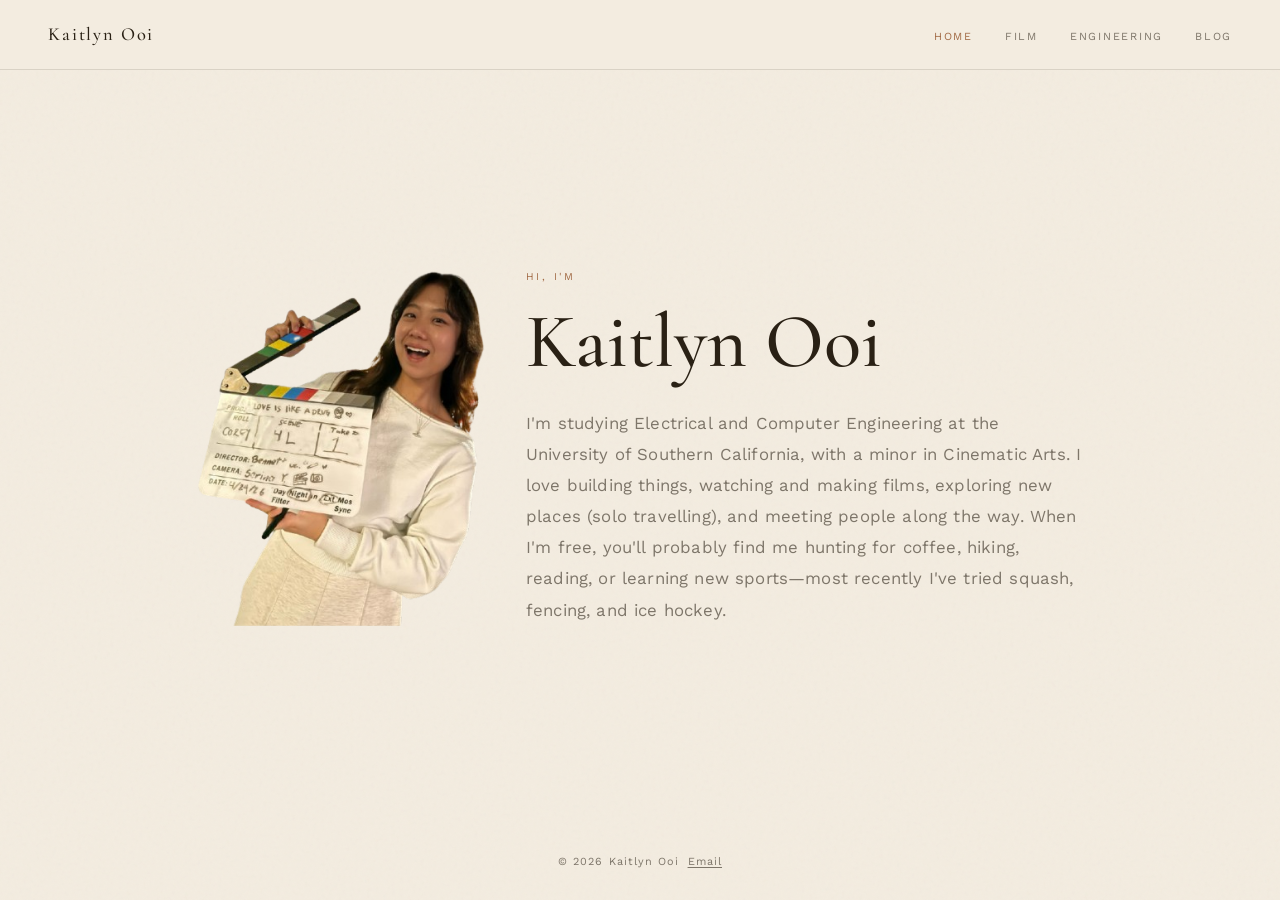
<file: index.html>
<!DOCTYPE html>
<html lang="en">
<head>
<meta charset="UTF-8">
<meta name="viewport" content="width=device-width, initial-scale=1.0">
<title>Kaitlyn Ooi</title>
<link rel="preconnect" href="https://fonts.googleapis.com">
<link href="https://fonts.googleapis.com/css2?family=Cormorant+Garamond:ital,wght@0,300;0,400;0,500;1,400&family=Work+Sans:wght@300;400;500;600&display=swap" rel="stylesheet">
<link rel="stylesheet" href="css/style.css">
<style>
  body {
    display: flex;
    flex-direction: column;
    min-height: 100vh;
  }

  main.landing {
    flex: 1;
    display: flex; align-items: center;
    position: relative; z-index: 1;
    padding: 1.75rem 0;
  }

  .landing-grid {
    width: 100%;
    max-width: 1220px;
    margin: 0 auto;
    padding: 0 3rem;
    display: flex;
    justify-content: center;
    align-items: flex-start;
    gap: 1cm;
  }

  /* ---- photos ----
     Cutouts are irregular shapes with mismatched native aspect ratios, so
     instead of forcing both into identical boxes, size each to the same
     share of the column width and bottom-align them -- reads like
     they're standing together rather than floating at random sizes. */
  .photos {
    display: flex;
    align-items: flex-end;
  }

  .photo-frame {
    width: 294px;
  }

  .photo-frame img {
    width: 100%;
    height: auto;
    display: block;
  }

  /* ---- intro copy ---- */
  .intro-label { font-size: 0.65rem; letter-spacing: 0.24em; text-transform: uppercase; color: var(--accent); margin-bottom: 1rem; }

  .intro h1 {
    font-family: 'Cormorant Garamond', serif;
    font-size: clamp(3rem, 6vw, 5rem);
    font-weight: 500;
    line-height: 1.05;
    margin-bottom: 1.6rem;
  }

  .intro h1 em { font-style: normal; color: var(--text); font-weight: 500; }

  .intro-bio {
    font-size: 1.05rem;
    color: var(--muted);
    max-width: 560px;
    line-height: 1.85;
    letter-spacing: 0.01em;
  }

  @media (max-width: 860px) {
    .landing-grid { flex-direction: column; align-items: center; gap: 1.5rem; padding: 0 1.5rem; text-align: center; }
    .photos { justify-content: center; }
    .photo-frame { width: 220px; }
    .intro-bio { margin-left: auto; margin-right: auto; }
  }
</style>
</head>
<body>

<nav class="site-nav">
  <a class="nav-name" href="index.html">Kaitlyn Ooi</a>
  <ul class="nav-links">
    <li><a href="index.html" class="active">Home</a></li>
    <li><a href="film/index.html">Film</a></li>
    <li><a href="engineering/index.html">Engineering</a></li>
    <li><a href="blog/index.html">Blog</a></li>
  </ul>
</nav>

<main class="landing">
  <div class="landing-grid">

    <div class="photos">
      <div class="photo-frame">
        <img src="assets/photos/photo-2.png" alt="Kaitlyn on set holding a clapperboard">
      </div>
    </div>

    <div class="intro">
      <p class="intro-label">Hi, I'm</p>
      <h1>Kaitlyn <em>Ooi</em></h1>
      <p class="intro-bio">
        I'm studying Electrical and Computer Engineering at the University of Southern California, with a minor in Cinematic Arts. I love building things, watching and making films, exploring new places (solo travelling), and meeting people along the way. When I'm free, you'll probably find me hunting for coffee, hiking, reading, or learning new sports&mdash;most recently I've tried squash, fencing, and ice hockey.
      </p>
    </div>

  </div>
</main>

<footer class="site-footer">
  <p>&copy; 2026 Kaitlyn Ooi</p>
  <a class="footer-email" href="mailto:kaitlyno@usc.edu">Email</a>
</footer>

</body>
</html>
</file>
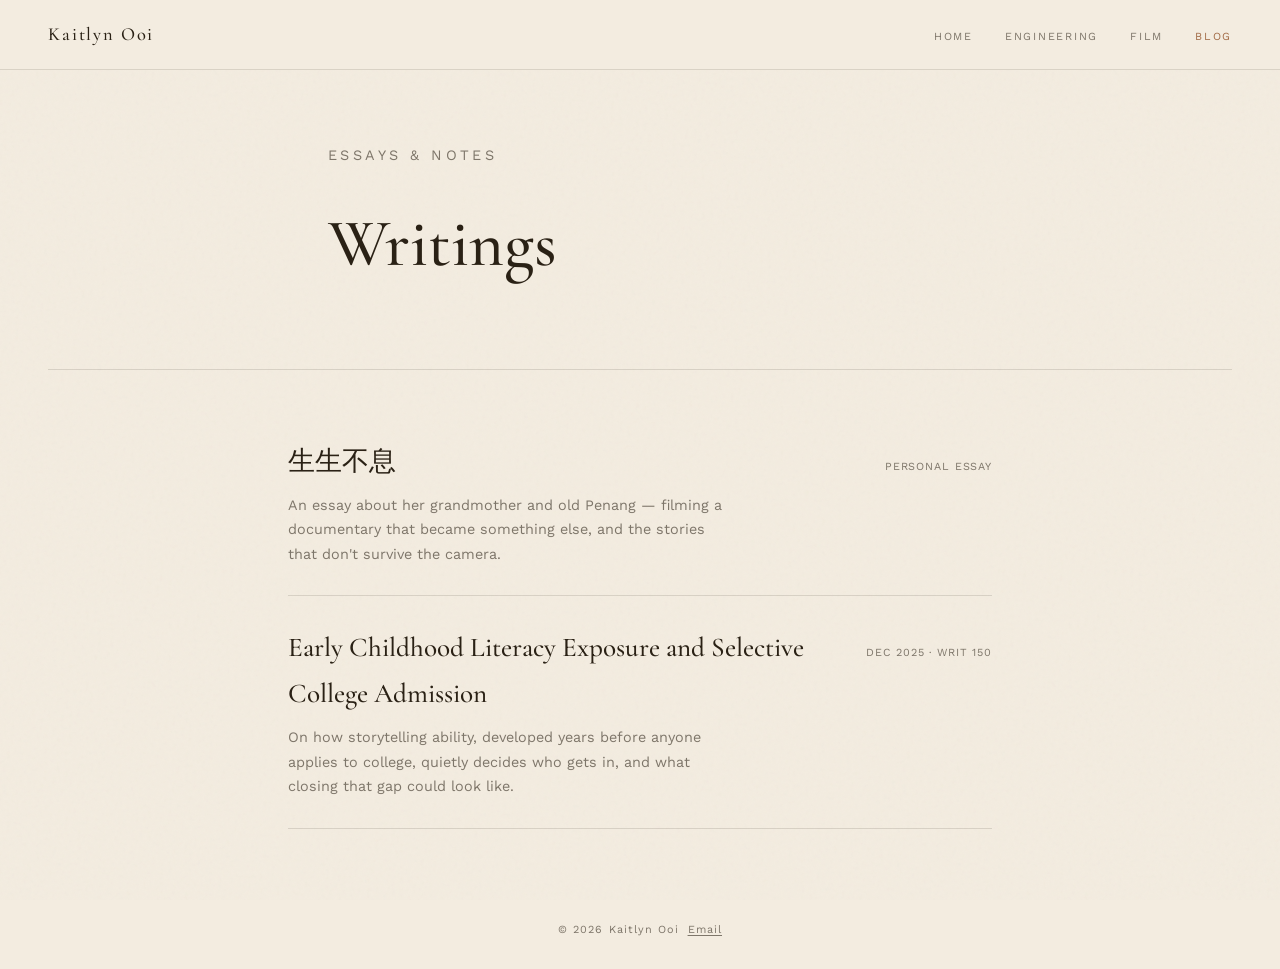
<file: blog/index.html>
<!DOCTYPE html>
<html lang="en">
<head>
<meta charset="UTF-8">
<meta name="viewport" content="width=device-width, initial-scale=1.0">
<title>Kaitlyn Ooi — Blog</title>
<link rel="preconnect" href="https://fonts.googleapis.com">
<link href="https://fonts.googleapis.com/css2?family=Cormorant+Garamond:ital,wght@0,300;0,400;0,500;1,400&family=Work+Sans:wght@300;400;500;600&display=swap" rel="stylesheet">
<link rel="stylesheet" href="../css/style.css">
<style>
  main { position: relative; z-index: 1; min-height: calc(100vh - 130px); }

  .header { padding: 4.5rem 3rem 3rem; max-width: 720px; margin: 0 auto; }
  .header-label { font-size: 0.68rem; letter-spacing: 0.24em; text-transform: uppercase; color: var(--accent); margin-bottom: 1.1rem; }
  .header h1 { font-family: 'Cormorant Garamond', serif; font-size: clamp(2.8rem, 6vw, 4.2rem); font-weight: 500; margin-bottom: 1.2rem; }
  .header h1 em { font-style: italic; color: var(--accent); font-weight: 400; }
  .header p { font-size: 0.9rem; color: var(--muted); max-width: 480px; line-height: 1.9; }

  .divider { margin: 0 3rem; border: none; border-top: 1px solid var(--border); }

  .posts { padding: 2.5rem 3rem 4rem; max-width: 800px; margin: 0 auto; display: flex; flex-direction: column; }

  .post-row {
    display: flex; justify-content: space-between; align-items: baseline; gap: 1.5rem;
    padding: 1.8rem 0; border-bottom: 1px solid var(--border);
    text-decoration: none; color: var(--text); transition: opacity 0.2s, padding-left 0.2s;
  }
  .post-row:hover { opacity: 0.75; padding-left: 0.4rem; }
  .post-row-main { display: flex; flex-direction: column; gap: 0.5rem; }
  .post-row-title { font-family: 'Cormorant Garamond', serif; font-size: 1.7rem; font-weight: 500; }
  .post-row-excerpt { font-size: 0.9rem; color: var(--muted); line-height: 1.7; max-width: 50ch; }
  .post-row-meta { font-size: 0.68rem; letter-spacing: 0.08em; text-transform: uppercase; color: var(--muted); white-space: nowrap; }

  @media (max-width: 640px) {
    .header, .divider, .posts { padding-left: 1.5rem; padding-right: 1.5rem; }
    .divider { margin: 0; }
    .post-row { flex-direction: column; gap: 0.4rem; }
  }
</style>
</head>
<body>
<main>

  <nav class="site-nav">
    <a class="nav-name" href="../index.html">Kaitlyn Ooi</a>
    <ul class="nav-links">
      <li><a href="../index.html">Home</a></li>
      <li><a href="../engineering/index.html">Engineering</a></li>
      <li><a href="../film/index.html">Film</a></li>
      <li><a href="index.html" class="active">Blog</a></li>
    </ul>
  </nav>

  <div class="header">
    <p class="header-label">Essays &amp; Notes</p>
    <h1>Writings</h1>
  </div>

  <hr class="divider">

  <div class="posts">
    <a class="post-row" href="posts/sheng-sheng-bu-xi.html">
      <span class="post-row-main">
        <span class="post-row-title">生生不息</span>
        <span class="post-row-excerpt">An essay about her grandmother and old Penang — filming a documentary that became something else, and the stories that don't survive the camera.</span>
      </span>
      <span class="post-row-meta">Personal Essay</span>
    </a>
    <a class="post-row" href="posts/early-childhood-literacy-and-college-admission.html">
      <span class="post-row-main">
        <span class="post-row-title">Early Childhood Literacy Exposure and Selective College Admission</span>
        <span class="post-row-excerpt">On how storytelling ability, developed years before anyone applies to college, quietly decides who gets in, and what closing that gap could look like.</span>
      </span>
      <span class="post-row-meta">Dec 2025 &middot; Writ 150</span>
    </a>
  </div>


</main>

<footer class="site-footer">
  <p>&copy; 2026 Kaitlyn Ooi</p>
  <a class="footer-email" href="mailto:kaitlyno@usc.edu">Email</a>
</footer>

</body>
</html>
</file>
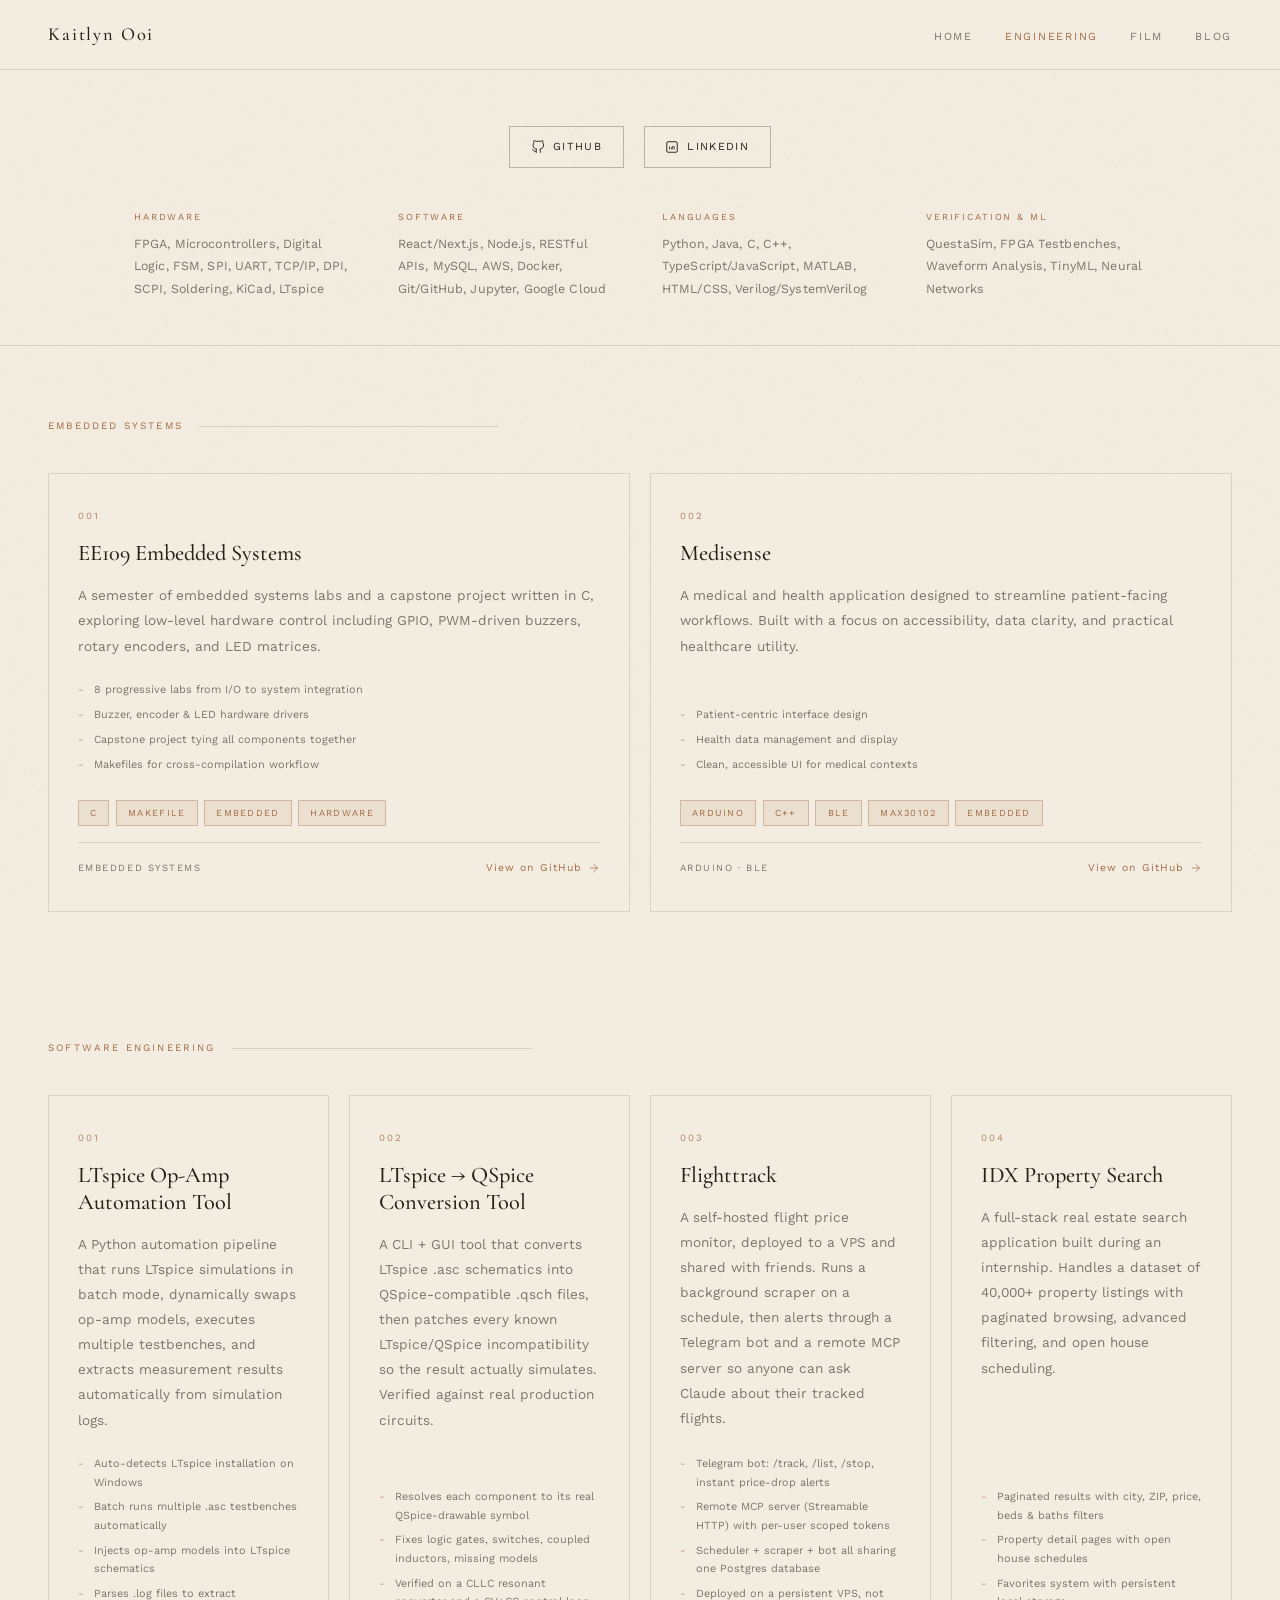
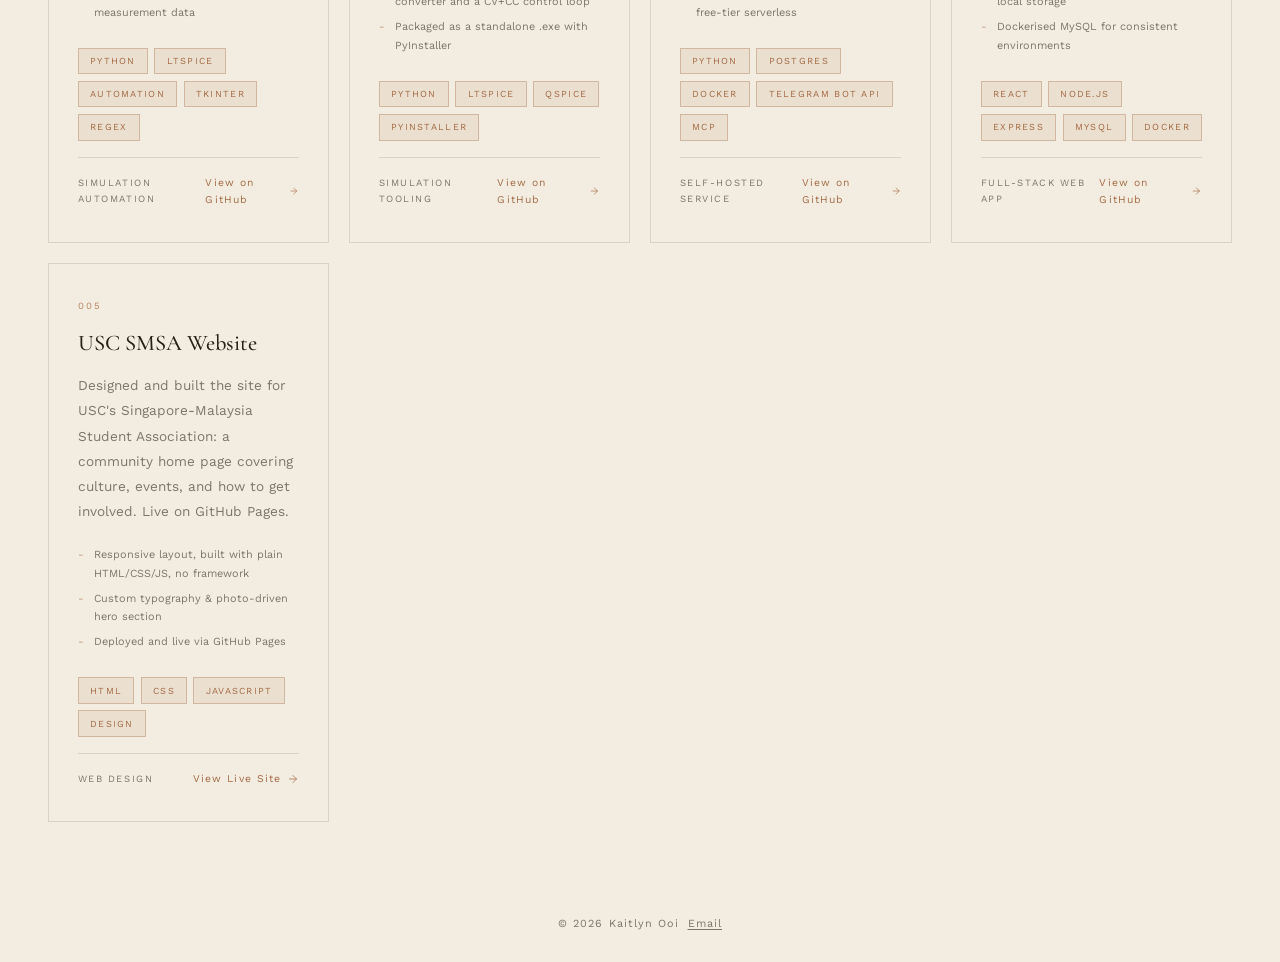
<file: engineering/index.html>
<!DOCTYPE html>
<html lang="en">
<head>
<meta charset="UTF-8">
<meta name="viewport" content="width=device-width, initial-scale=1.0">
<title>Kaitlyn Ooi — Engineering</title>
<link rel="preconnect" href="https://fonts.googleapis.com">
<link href="https://fonts.googleapis.com/css2?family=Cormorant+Garamond:ital,wght@0,300;0,400;0,500;1,400&family=Work+Sans:wght@300;400;500;600&display=swap" rel="stylesheet">
<link rel="stylesheet" href="../css/style.css">
<style>
  main { position: relative; z-index: 1; }

  /* ---- project sections ---- */
  .proj-section-wrap { padding: 4rem 3rem; }
  .proj-section-wrap:first-of-type { padding-top: 4.5rem; }

  .proj-section-label { display: flex; align-items: center; gap: 1rem; margin-bottom: 2.4rem; max-width: 960px; }
  .proj-section-label span { font-size: 0.62rem; letter-spacing: 0.22em; text-transform: uppercase; color: var(--accent); white-space: nowrap; }
  .proj-section-label::after { content: ''; flex: 1; height: 1px; background: var(--border); max-width: 300px; }

  /* ---- centered intro: links + tech skills ---- */
  .eng-intro { padding: 3.5rem 3rem 2.8rem; text-align: center; border-bottom: 1px solid var(--border); }

  .eng-links { display: flex; justify-content: center; gap: 1.25rem; flex-wrap: wrap; margin-bottom: 2.6rem; }
  .eng-link {
    display: inline-flex; align-items: center; gap: 0.5rem;
    font-size: 0.68rem; letter-spacing: 0.12em; text-transform: uppercase;
    color: var(--text); text-decoration: none;
    border: 1px solid var(--border-strong); padding: 0.65rem 1.3rem;
    transition: border-color 0.2s, color 0.2s;
  }
  .eng-link:hover { border-color: var(--accent); color: var(--accent); }
  .eng-link svg { width: 14px; height: 14px; stroke: currentColor; fill: none; stroke-width: 1.6; }

  .skills-strip { display: flex; justify-content: center; gap: 2.75rem; flex-wrap: wrap; }
  .skill-group { max-width: 220px; text-align: left; }
  .skill-label { font-size: 0.58rem; letter-spacing: 0.2em; text-transform: uppercase; color: var(--accent); margin-bottom: 0.5rem; }
  .skill-list { font-size: 0.78rem; color: var(--muted); letter-spacing: 0.01em; line-height: 1.8; }

  .projects {
    display: grid;
    grid-template-columns: repeat(auto-fit, minmax(280px, 1fr));
    gap: 20px;
  }

  .project-card {
    background: var(--bg);
    border: 1px solid var(--border);
    padding: 2.1rem 1.8rem;
    display: flex;
    flex-direction: column;
    gap: 1rem;
    transition: background 0.25s;
  }
  .project-card:hover { background: var(--surface); }

  .card-number { font-size: 0.6rem; letter-spacing: 0.2em; color: var(--accent); opacity: 0.8; }
  .card-title { font-family: 'Cormorant Garamond', serif; font-size: 1.4rem; font-weight: 500; line-height: 1.2; }
  .card-desc { font-size: 0.85rem; color: var(--muted); line-height: 1.85; flex: 1; }

  .card-tags { display: flex; flex-wrap: wrap; gap: 0.4rem; margin-top: 0.4rem; }

  .card-highlights { list-style: none; margin-top: 0.2rem; }
  .card-highlights li { font-size: 0.68rem; color: var(--muted); padding: 0.2rem 0 0.2rem 1rem; position: relative; }
  .card-highlights li::before { content: '-'; position: absolute; left: 0; color: var(--accent); opacity: 0.6; }

  .card-footer { display: flex; align-items: center; justify-content: space-between; padding-top: 1rem; border-top: 1px solid var(--border); }
  .card-type { font-size: 0.6rem; letter-spacing: 0.16em; text-transform: uppercase; color: var(--muted); }
  .card-link { font-size: 0.65rem; letter-spacing: 0.1em; color: var(--accent); text-decoration: none; display: flex; align-items: center; gap: 0.4rem; transition: gap 0.2s; }
  .card-link:hover { gap: 0.65rem; }
  .card-link svg { width: 12px; height: 12px; stroke: currentColor; fill: none; stroke-width: 1.5; stroke-linecap: round; stroke-linejoin: round; }

  @media (max-width: 640px) {
    .proj-section-wrap { padding-left: 1.5rem; padding-right: 1.5rem; }
  }
</style>
</head>
<body>
<main>

  <nav class="site-nav">
    <a class="nav-name" href="../index.html">Kaitlyn Ooi</a>
    <ul class="nav-links">
      <li><a href="../index.html">Home</a></li>
      <li><a href="index.html" class="active">Engineering</a></li>
      <li><a href="../film/index.html">Film</a></li>
      <li><a href="../blog/index.html">Blog</a></li>
    </ul>
  </nav>

  <div class="eng-intro">
    <div class="eng-links">
      <a class="eng-link" href="https://github.com/KaitlynOoi" target="_blank" rel="noopener">
        <svg viewBox="0 0 24 24"><path d="M9 19c-5 1.5-5-2.5-7-3m14 6v-3.87a3.37 3.37 0 0 0-.94-2.61c3.14-.35 6.44-1.54 6.44-7A5.44 5.44 0 0 0 20 4.77 5.07 5.07 0 0 0 19.91 1S18.73.65 16 2.48a13.38 13.38 0 0 0-7 0C6.27.65 5.09 1 5.09 1A5.07 5.07 0 0 0 5 4.77a5.44 5.44 0 0 0-1.5 3.78c0 5.42 3.3 6.61 6.44 7A3.37 3.37 0 0 0 9 18.13V22"/></svg>
        GitHub
      </a>
      <a class="eng-link" href="https://www.linkedin.com/in/kaitlyn-ooi/" target="_blank" rel="noopener">
        <svg viewBox="0 0 24 24"><rect x="3" y="3" width="18" height="18" rx="2"/><path d="M8 11v5M8 8v.01M12 16v-3a2 2 0 1 1 4 0v3M12 13v3"/></svg>
        LinkedIn
      </a>
    </div>
    <div class="skills-strip">
      <div class="skill-group">
        <p class="skill-label">Hardware</p>
        <p class="skill-list">FPGA, Microcontrollers, Digital Logic, FSM, SPI, UART, TCP/IP, DPI, SCPI, Soldering, KiCad, LTspice</p>
      </div>
      <div class="skill-group">
        <p class="skill-label">Software</p>
        <p class="skill-list">React/Next.js, Node.js, RESTful APIs, MySQL, AWS, Docker, Git/GitHub, Jupyter, Google Cloud</p>
      </div>
      <div class="skill-group">
        <p class="skill-label">Languages</p>
        <p class="skill-list">Python, Java, C, C++, TypeScript/JavaScript, MATLAB, HTML/CSS, Verilog/SystemVerilog</p>
      </div>
      <div class="skill-group">
        <p class="skill-label">Verification &amp; ML</p>
        <p class="skill-list">QuestaSim, FPGA Testbenches, Waveform Analysis, TinyML, Neural Networks</p>
      </div>
    </div>
  </div>

  <!-- ===== Embedded Systems ===== -->
  <section id="embedded" class="proj-section-wrap">
    <div class="proj-section-label"><span>Embedded Systems</span></div>
    <div class="projects">

      <article class="project-card">
        <span class="card-number">001</span>
        <h2 class="card-title">EE109 Embedded Systems</h2>
        <p class="card-desc">A semester of embedded systems labs and a capstone project written in C, exploring low-level hardware control including GPIO, PWM-driven buzzers, rotary encoders, and LED matrices.</p>
        <ul class="card-highlights">
          <li>8 progressive labs from I/O to system integration</li>
          <li>Buzzer, encoder &amp; LED hardware drivers</li>
          <li>Capstone project tying all components together</li>
          <li>Makefiles for cross-compilation workflow</li>
        </ul>
        <div class="card-tags">
          <span class="tag">C</span>
          <span class="tag">Makefile</span>
          <span class="tag">Embedded</span>
          <span class="tag">Hardware</span>
        </div>
        <div class="card-footer">
          <span class="card-type">Embedded Systems</span>
          <a class="card-link" href="https://github.com/KaitlynOoi/ee109" target="_blank" rel="noopener">
            View on GitHub
            <svg viewBox="0 0 24 24"><line x1="5" y1="12" x2="19" y2="12"/><polyline points="12 5 19 12 12 19"/></svg>
          </a>
        </div>
      </article>

      <article class="project-card">
        <span class="card-number">002</span>
        <h2 class="card-title">Medisense</h2>
        <p class="card-desc">A medical and health application designed to streamline patient-facing workflows. Built with a focus on accessibility, data clarity, and practical healthcare utility.</p>
        <ul class="card-highlights">
          <li>Patient-centric interface design</li>
          <li>Health data management and display</li>
          <li>Clean, accessible UI for medical contexts</li>
        </ul>
        <div class="card-tags">
          <span class="tag">Arduino</span>
          <span class="tag">C++</span>
          <span class="tag">BLE</span>
          <span class="tag">MAX30102</span>
          <span class="tag">Embedded</span>
        </div>
        <div class="card-footer">
          <span class="card-type">Arduino &middot; BLE</span>
          <a class="card-link" href="https://github.com/KaitlynOoi/Medisense" target="_blank" rel="noopener">
            View on GitHub
            <svg viewBox="0 0 24 24"><line x1="5" y1="12" x2="19" y2="12"/><polyline points="12 5 19 12 12 19"/></svg>
          </a>
        </div>
      </article>

    </div>
  </section>

  <!-- ===== Software Engineering ===== -->
  <section id="swe" class="proj-section-wrap">
    <div class="proj-section-label"><span>Software Engineering</span></div>
    <div class="projects">

      <article class="project-card">
        <span class="card-number">001</span>
        <h2 class="card-title">LTspice Op-Amp Automation Tool</h2>
        <p class="card-desc">A Python automation pipeline that runs LTspice simulations in batch mode, dynamically swaps op-amp models, executes multiple testbenches, and extracts measurement results automatically from simulation logs.</p>
        <ul class="card-highlights">
          <li>Auto-detects LTspice installation on Windows</li>
          <li>Batch runs multiple .asc testbenches automatically</li>
          <li>Injects op-amp models into LTspice schematics</li>
          <li>Parses .log files to extract measurement data</li>
        </ul>
        <div class="card-tags">
          <span class="tag">Python</span>
          <span class="tag">LTspice</span>
          <span class="tag">Automation</span>
          <span class="tag">Tkinter</span>
          <span class="tag">Regex</span>
        </div>
        <div class="card-footer">
          <span class="card-type">Simulation Automation</span>
          <a class="card-link" href="https://github.com/KaitlynOoi/LTspice-automation" target="_blank" rel="noopener">
            View on GitHub
            <svg viewBox="0 0 24 24"><line x1="5" y1="12" x2="19" y2="12"/><polyline points="12 5 19 12 12 19"/></svg>
          </a>
        </div>
      </article>

      <article class="project-card">
        <span class="card-number">002</span>
        <h2 class="card-title">LTspice &rarr; QSpice Conversion Tool</h2>
        <p class="card-desc">A CLI + GUI tool that converts LTspice .asc schematics into QSpice-compatible .qsch files, then patches every known LTspice/QSpice incompatibility so the result actually simulates. Verified against real production circuits.</p>
        <ul class="card-highlights">
          <li>Resolves each component to its real QSpice-drawable symbol</li>
          <li>Fixes logic gates, switches, coupled inductors, missing models</li>
          <li>Verified on a CLLC resonant converter and a CV+CC control loop</li>
          <li>Packaged as a standalone .exe with PyInstaller</li>
        </ul>
        <div class="card-tags">
          <span class="tag">Python</span>
          <span class="tag">LTspice</span>
          <span class="tag">QSpice</span>
          <span class="tag">PyInstaller</span>
        </div>
        <div class="card-footer">
          <span class="card-type">Simulation Tooling</span>
          <a class="card-link" href="https://github.com/KaitlynOoi/asc_to_qsch" target="_blank" rel="noopener">
            View on GitHub
            <svg viewBox="0 0 24 24"><line x1="5" y1="12" x2="19" y2="12"/><polyline points="12 5 19 12 12 19"/></svg>
          </a>
        </div>
      </article>

      <article class="project-card">
        <span class="card-number">003</span>
        <h2 class="card-title">Flighttrack</h2>
        <p class="card-desc">A self-hosted flight price monitor, deployed to a VPS and shared with friends. Runs a background scraper on a schedule, then alerts through a Telegram bot and a remote MCP server so anyone can ask Claude about their tracked flights.</p>
        <ul class="card-highlights">
          <li>Telegram bot: /track, /list, /stop, instant price-drop alerts</li>
          <li>Remote MCP server (Streamable HTTP) with per-user scoped tokens</li>
          <li>Scheduler + scraper + bot all sharing one Postgres database</li>
          <li>Deployed on a persistent VPS, not free-tier serverless</li>
        </ul>
        <div class="card-tags">
          <span class="tag">Python</span>
          <span class="tag">Postgres</span>
          <span class="tag">Docker</span>
          <span class="tag">Telegram Bot API</span>
          <span class="tag">MCP</span>
        </div>
        <div class="card-footer">
          <span class="card-type">Self-Hosted Service</span>
          <a class="card-link" href="https://github.com/KaitlynOoi/flighttrack" target="_blank" rel="noopener">
            View on GitHub
            <svg viewBox="0 0 24 24"><line x1="5" y1="12" x2="19" y2="12"/><polyline points="12 5 19 12 12 19"/></svg>
          </a>
        </div>
      </article>

      <article class="project-card">
        <span class="card-number">004</span>
        <h2 class="card-title">IDX Property Search</h2>
        <p class="card-desc">A full-stack real estate search application built during an internship. Handles a dataset of 40,000+ property listings with paginated browsing, advanced filtering, and open house scheduling.</p>
        <ul class="card-highlights">
          <li>Paginated results with city, ZIP, price, beds &amp; baths filters</li>
          <li>Property detail pages with open house schedules</li>
          <li>Favorites system with persistent local storage</li>
          <li>Dockerised MySQL for consistent environments</li>
        </ul>
        <div class="card-tags">
          <span class="tag">React</span>
          <span class="tag">Node.js</span>
          <span class="tag">Express</span>
          <span class="tag">MySQL</span>
          <span class="tag">Docker</span>
        </div>
        <div class="card-footer">
          <span class="card-type">Full-Stack Web App</span>
          <a class="card-link" href="https://github.com/KaitlynOoi/idx-property-search" target="_blank" rel="noopener">
            View on GitHub
            <svg viewBox="0 0 24 24"><line x1="5" y1="12" x2="19" y2="12"/><polyline points="12 5 19 12 12 19"/></svg>
          </a>
        </div>
      </article>

      <article class="project-card">
        <span class="card-number">005</span>
        <h2 class="card-title">USC SMSA Website</h2>
        <p class="card-desc">Designed and built the site for USC's Singapore-Malaysia Student Association: a community home page covering culture, events, and how to get involved. Live on GitHub Pages.</p>
        <ul class="card-highlights">
          <li>Responsive layout, built with plain HTML/CSS/JS, no framework</li>
          <li>Custom typography &amp; photo-driven hero section</li>
          <li>Deployed and live via GitHub Pages</li>
        </ul>
        <div class="card-tags">
          <span class="tag">HTML</span>
          <span class="tag">CSS</span>
          <span class="tag">JavaScript</span>
          <span class="tag">Design</span>
        </div>
        <div class="card-footer">
          <span class="card-type">Web Design</span>
          <a class="card-link" href="https://kaitlynooi.github.io/usc-smsa-website/" target="_blank" rel="noopener">
            View Live Site
            <svg viewBox="0 0 24 24"><line x1="5" y1="12" x2="19" y2="12"/><polyline points="12 5 19 12 12 19"/></svg>
          </a>
        </div>
      </article>

    </div>
  </section>

</main>

<footer class="site-footer">
  <p>&copy; 2026 Kaitlyn Ooi</p>
  <a class="footer-email" href="mailto:kaitlyno@usc.edu">Email</a>
</footer>

</body>
</html>
</file>
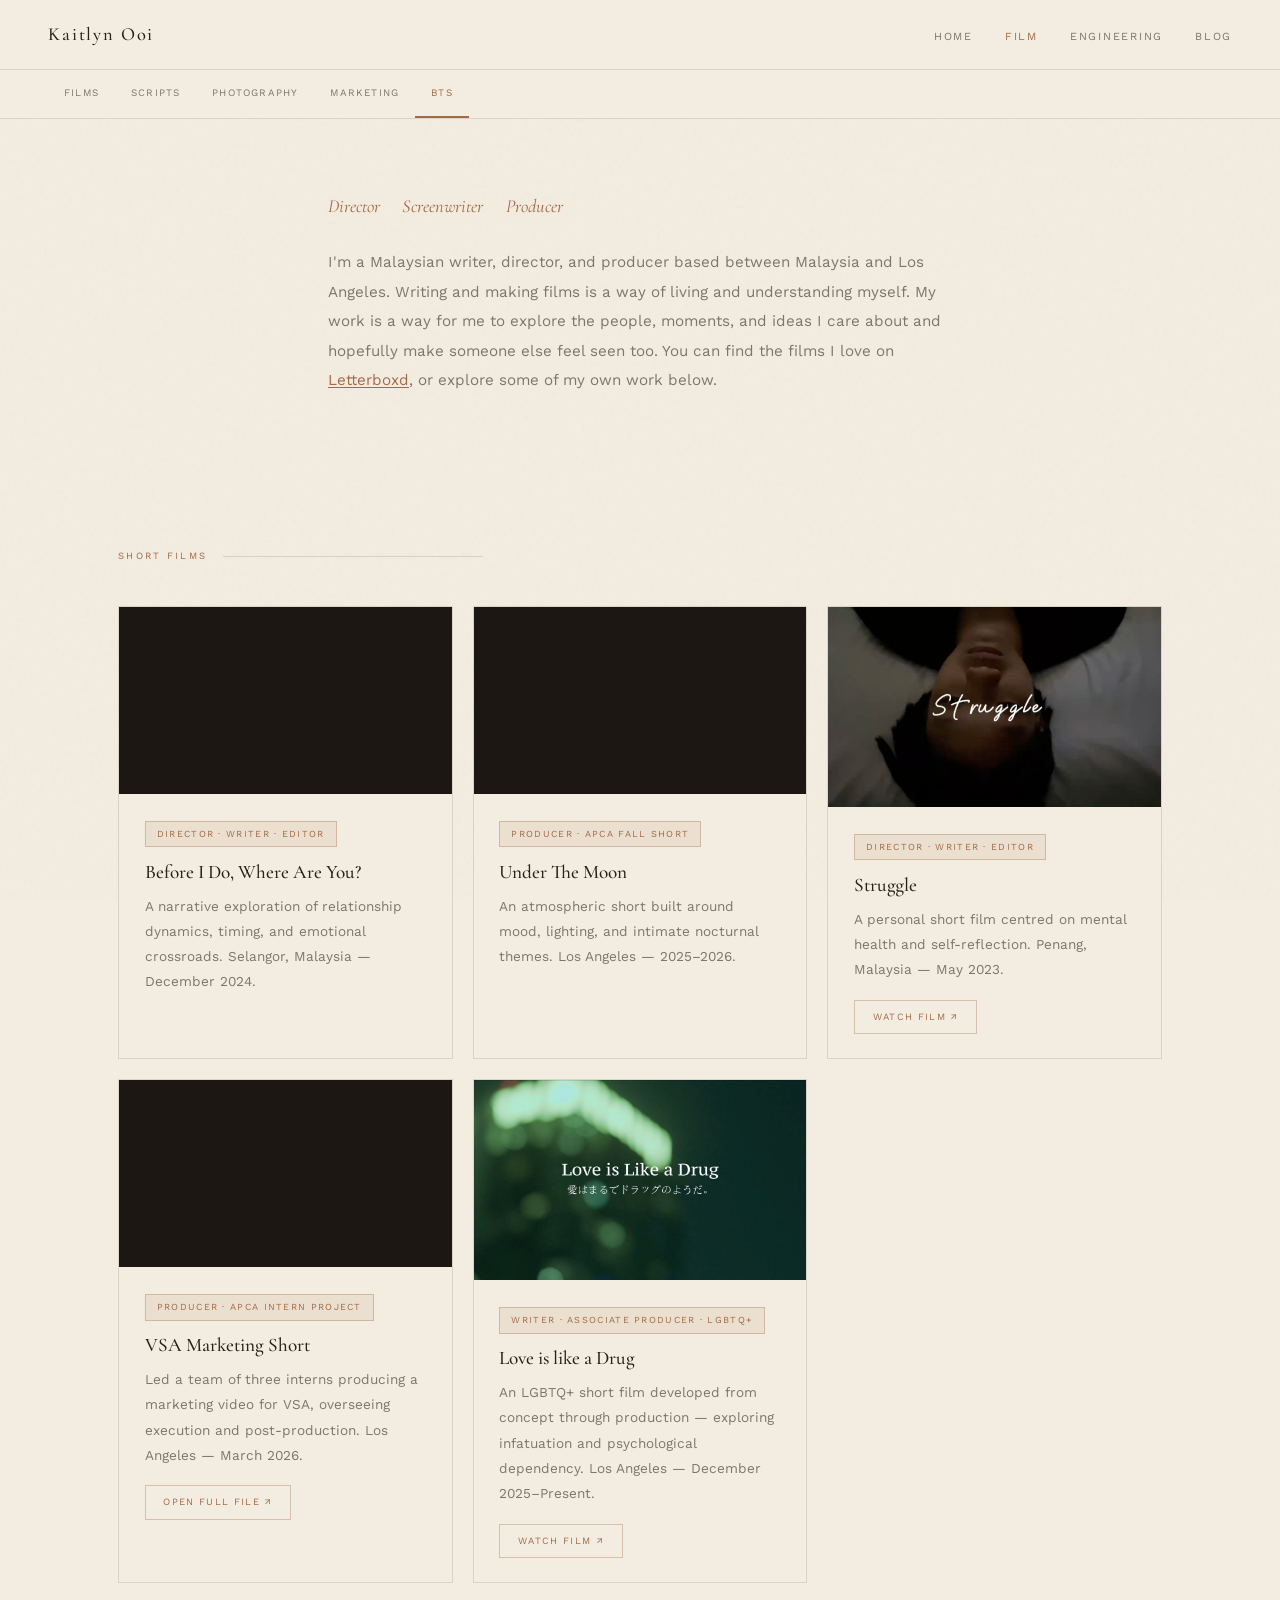
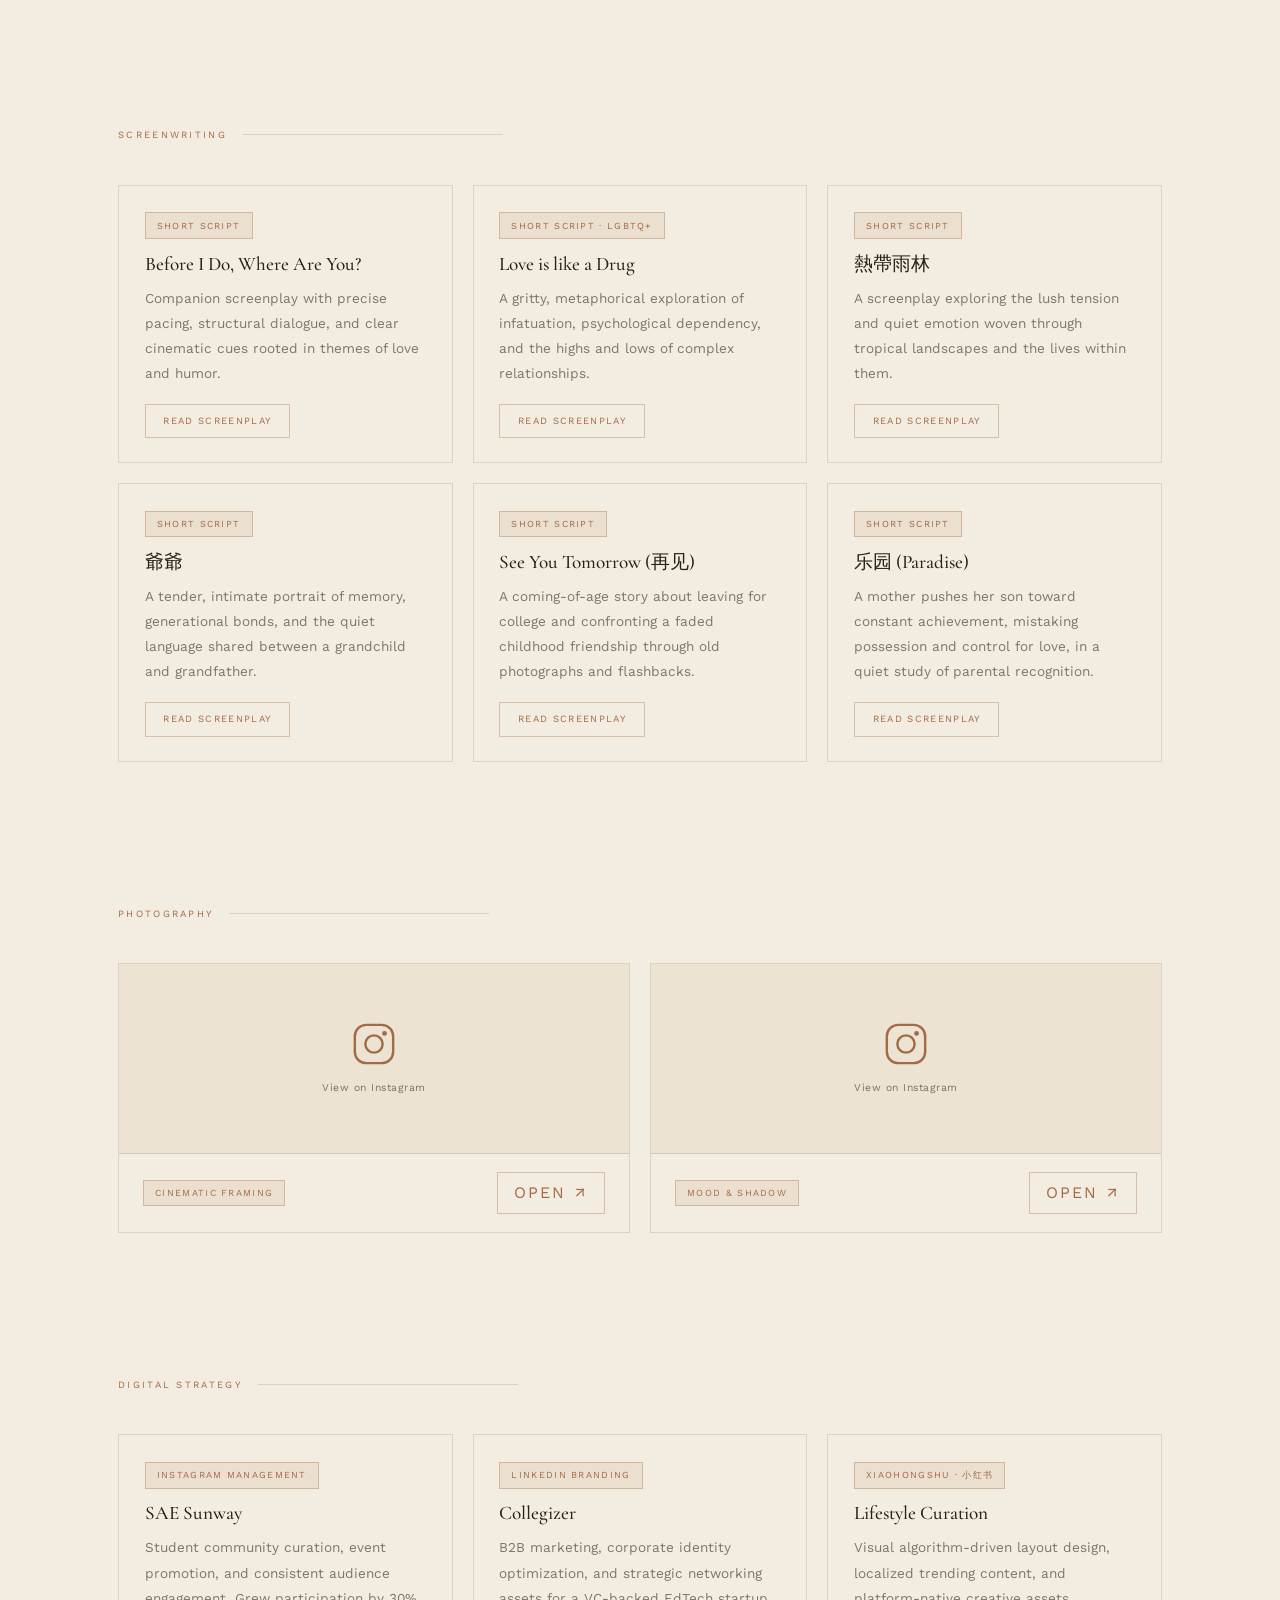
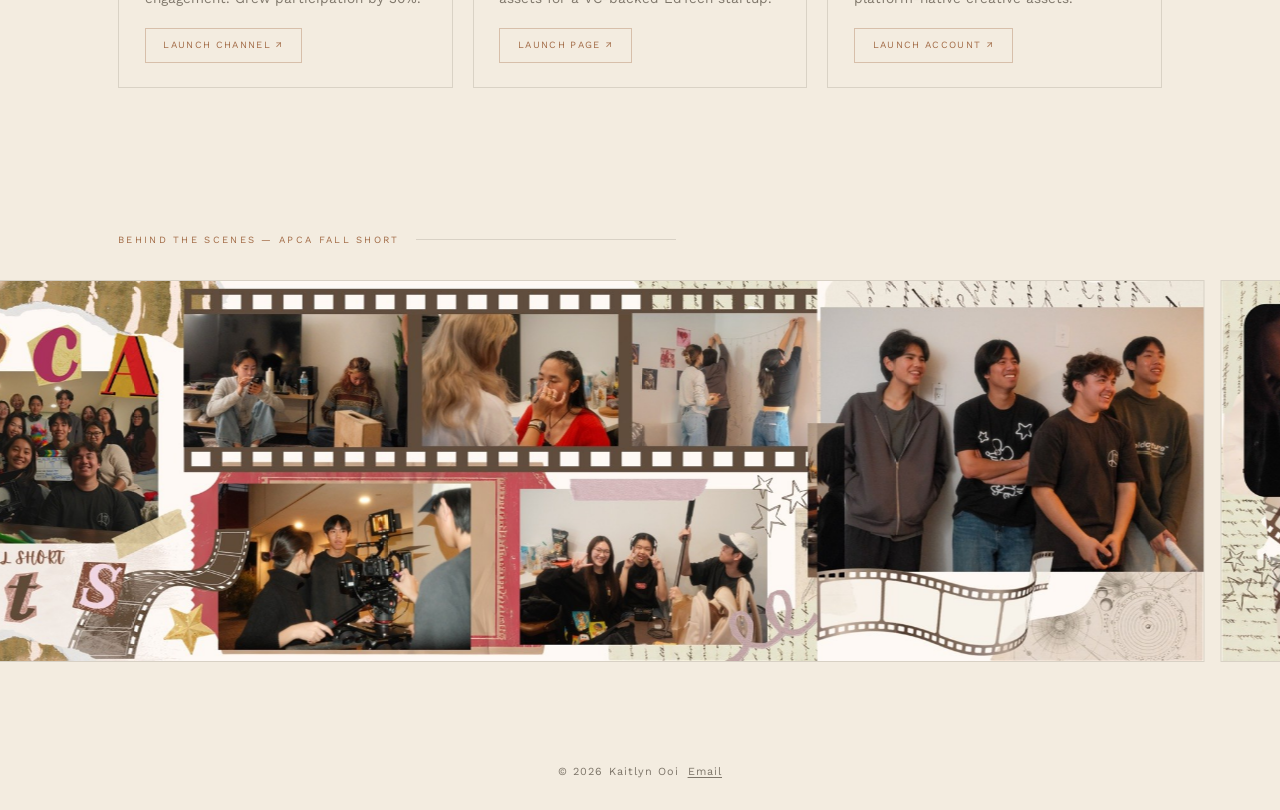
<file: film/index.html>
<!DOCTYPE html>
<html lang="en">
<head>
<meta charset="UTF-8">
<meta name="viewport" content="width=device-width, initial-scale=1.0">
<title>Kaitlyn Ooi — Film</title>
<link rel="preconnect" href="https://fonts.googleapis.com">
<link href="https://fonts.googleapis.com/css2?family=Cormorant+Garamond:ital,wght@0,300;0,400;0,500;1,400&family=Work+Sans:wght@300;400;500;600&display=swap" rel="stylesheet">
<link rel="stylesheet" href="../css/style.css">
<style>
  main { position: relative; z-index: 1; }

  .hero {
    max-width: 720px; margin: 0 auto;
    padding: 4.5rem 3rem 5rem;
  }
  .hero-roles { display: flex; gap: 1.4rem; margin-bottom: 1.6rem; }
  .hero-roles span { font-family: 'Cormorant Garamond', serif; font-style: italic; font-size: 1.15rem; color: var(--accent); }
  .hero-desc { font-size: 0.95rem; color: var(--muted); line-height: 1.95; }
  .hero-link { color: var(--accent); text-decoration: underline; text-underline-offset: 2px; transition: opacity 0.2s; }
  .hero-link:hover { opacity: 0.75; }

  .section-wrap { max-width: 1140px; margin: 0 auto; padding: 4.5rem 3rem; }
  .section-label { display: flex; align-items: center; gap: 1rem; margin-bottom: 2.6rem; }
  .section-label span { font-size: 0.6rem; letter-spacing: 0.24em; text-transform: uppercase; color: var(--accent); }
  .section-label::after { content: ''; flex: 1; height: 1px; background: var(--border); max-width: 260px; }

  .grid-2 { display: grid; grid-template-columns: repeat(auto-fit, minmax(320px, 1fr)); gap: 20px; }
  .grid-3 { display: grid; grid-template-columns: repeat(auto-fit, minmax(260px, 1fr)); gap: 20px; }

  .card { background: var(--bg); border: 1px solid var(--border); overflow: hidden; transition: background 0.25s; }
  .card:hover { background: var(--surface); }

  .video-wrap { position: relative; padding-bottom: 56.25%; background: #1c1712; }
  .video-wrap iframe { position: absolute; inset: 0; width: 100%; height: 100%; border: none; }
  .cover-wrap { width: 100%; height: 200px; overflow: hidden; }
  .cover-img { width: 100%; height: 100%; object-fit: cover; display: block; }

  .card-body { padding: 1.5rem 1.6rem; }
  .card-body .tag { margin-bottom: 0.8rem; }
  .card-title { font-family: 'Cormorant Garamond', serif; font-size: 1.2rem; font-weight: 500; margin-bottom: 0.5rem; line-height: 1.35; }
  .card-desc { font-size: 0.85rem; color: var(--muted); line-height: 1.85; }

  .card-body .btn, .card-body .btn-ghost { margin-top: 1.1rem; padding: 0.5rem 1.1rem; font-size: 0.6rem; }
  .btn-ghost { display: inline-flex; align-items: center; font-family: 'Work Sans', sans-serif; letter-spacing: 0.14em; text-transform: uppercase; text-decoration: none; color: var(--accent); border: 1px solid var(--accent-line); transition: border-color 0.2s, background 0.2s; }
  .btn-ghost:hover { background: var(--accent-soft); }

  .insta-card { background: var(--bg); border: 1px solid var(--border); display: flex; flex-direction: column; }
  .insta-preview { background: var(--surface); height: 190px; display: flex; flex-direction: column; align-items: center; justify-content: center; gap: 0.8rem; border-bottom: 1px solid var(--border); }
  .insta-icon { width: 46px; height: 46px; }
  .insta-preview p { font-size: 0.65rem; color: var(--muted); letter-spacing: 0.05em; }
  .insta-foot { padding: 1.1rem 1.5rem; display: flex; align-items: center; justify-content: space-between; }

  /* BTS -- continuous rolling strip, no pagination */
  #bts { padding: 4.5rem 0; overflow: hidden; }
  .bts-header { max-width: 1140px; margin: 0 auto 2rem; padding: 0 3rem; }
  .bts-header .section-label { margin-bottom: 0; }

  .bts-track {
    display: flex;
    gap: 16px;
    width: max-content;
    will-change: transform;
  }

  .bts-slide { flex-shrink: 0; border: 1px solid var(--border); overflow: hidden; line-height: 0; }
  .bts-slide img { height: 380px; width: auto; display: block; object-fit: cover; }

  /* in-page sub-nav with scroll-spy, sits just below the sticky main nav */
  .sub-nav {
    position: sticky; top: var(--nav-h); z-index: 15;
    background: var(--bg);
    border-bottom: 1px solid var(--border);
    display: flex; overflow-x: auto;
    padding: 0 3rem;
  }
  .sub-nav a {
    font-size: 0.62rem; letter-spacing: 0.12em; text-transform: uppercase;
    color: var(--muted); text-decoration: none; padding: 0.9rem 1rem;
    white-space: nowrap; border-bottom: 2px solid transparent; transition: color 0.2s;
  }
  .sub-nav a:hover { color: var(--text); }
  .sub-nav a.active { color: var(--accent); border-bottom-color: var(--accent); }

  @media (max-width: 860px) {
    .hero { text-align: center; padding-top: 3rem; }
    .hero-roles { justify-content: center; }
    .bts-slide img { height: 300px; }
  }
  @media (max-width: 680px) {
    .section-wrap { padding: 3rem 1.5rem; }
    .bts-header, .bts-carousel { padding-left: 1.5rem; padding-right: 1.5rem; }
    .grid-2, .grid-3 { grid-template-columns: 1fr; }
    .sub-nav { padding: 0 1.5rem; }
    .bts-slide img { height: 220px; }
  }
</style>
</head>
<body>
<main>

  <nav class="site-nav">
    <a class="nav-name" href="../index.html">Kaitlyn Ooi</a>
    <ul class="nav-links">
      <li><a href="../index.html">Home</a></li>
      <li><a href="index.html" class="active">Film</a></li>
      <li><a href="../engineering/index.html">Engineering</a></li>
      <li><a href="../blog/index.html">Blog</a></li>
    </ul>
  </nav>

  <div class="sub-nav">
    <a href="#films" data-spy-link>Films</a>
    <a href="#scripts" data-spy-link>Scripts</a>
    <a href="#photography" data-spy-link>Photography</a>
    <a href="#marketing" data-spy-link>Marketing</a>
    <a href="#bts" data-spy-link>BTS</a>
  </div>

  <div class="hero">
    <div class="hero-roles">
      <span>Director</span>
      <span>Screenwriter</span>
      <span>Producer</span>
    </div>
    <p class="hero-desc">I'm a Malaysian writer, director, and producer based between Malaysia and Los Angeles. Writing and making films is a way of living and understanding myself. My work is a way for me to explore the people, moments, and ideas I care about and hopefully make someone else feel seen too. You can find the films I love on <a class="hero-link" href="https://letterboxd.com/Kaitlyn14/" target="_blank" rel="noopener">Letterboxd</a>, or explore some of my own work below.</p>
  </div>

  <section id="films">
    <div class="section-wrap">
      <div class="section-label"><span>Short Films</span></div>
      <div class="grid-2">
        <div class="card">
          <div class="video-wrap"><iframe src="https://www.youtube.com/embed/Yj2dKgGb8EE" allowfullscreen loading="lazy" title="Before I Do, Where Are You?"></iframe></div>
          <div class="card-body">
            <span class="tag">Director &middot; Writer &middot; Editor</span>
            <h3 class="card-title">Before I Do, Where Are You?</h3>
            <p class="card-desc">A narrative exploration of relationship dynamics, timing, and emotional crossroads. Selangor, Malaysia — December 2024.</p>
          </div>
        </div>
        <div class="card">
          <div class="video-wrap"><iframe src="https://www.youtube.com/embed/3CW5lXnyHcQ" allowfullscreen loading="lazy" title="Under The Moon"></iframe></div>
          <div class="card-body">
            <span class="tag">Producer &middot; APCA Fall Short</span>
            <h3 class="card-title">Under The Moon</h3>
            <p class="card-desc">An atmospheric short built around mood, lighting, and intimate nocturnal themes. Los Angeles — 2025&ndash;2026.</p>
          </div>
        </div>
        <div class="card">
          <div class="cover-wrap"><img src="assets/struggle-cover.png" alt="Struggle cover" class="cover-img"></div>
          <div class="card-body">
            <span class="tag">Director &middot; Writer &middot; Editor</span>
            <h3 class="card-title">Struggle</h3>
            <p class="card-desc">A personal short film centred on mental health and self-reflection. Penang, Malaysia — May 2023.</p>
            <a href="https://drive.google.com/file/d/1fpxOYFjVT3yZ2nbt-XW9XkvRWFJANyi6/view?usp=sharing" target="_blank" class="btn-ghost">Watch Film &#8599;</a>
          </div>
        </div>
        <div class="card">
          <div class="video-wrap"><iframe src="https://drive.google.com/file/d/1aMt2kONVKw2sLHfD795IePAZv-JpIACP/preview" allowfullscreen allow="autoplay" loading="lazy" title="VSA Marketing Short"></iframe></div>
          <div class="card-body">
            <span class="tag">Producer &middot; APCA Intern Project</span>
            <h3 class="card-title">VSA Marketing Short</h3>
            <p class="card-desc">Led a team of three interns producing a marketing video for VSA, overseeing execution and post-production. Los Angeles — March 2026.</p>
            <a href="https://drive.google.com/file/d/1aMt2kONVKw2sLHfD795IePAZv-JpIACP/view?usp=sharing" target="_blank" class="btn-ghost">Open full file &#8599;</a>
          </div>
        </div>
        <div class="card">
          <div class="cover-wrap"><img src="assets/lovedrug-cover.png" alt="Love is like a Drug cover" class="cover-img"></div>
          <div class="card-body">
            <span class="tag">Writer &middot; Associate Producer &middot; LGBTQ+</span>
            <h3 class="card-title">Love is like a Drug</h3>
            <p class="card-desc">An LGBTQ+ short film developed from concept through production — exploring infatuation and psychological dependency. Los Angeles — December 2025&ndash;Present.</p>
            <a href="https://drive.google.com/file/d/1ExbKcn8vmU_xiXj9OahTbTa7_Y8BGNvT/view?usp=sharing" target="_blank" class="btn-ghost">Watch Film &#8599;</a>
          </div>
        </div>
      </div>
    </div>
  </section>

  <section id="scripts">
    <div class="section-wrap">
      <div class="section-label"><span>Screenwriting</span></div>
      <div class="grid-2">
        <div class="card"><div class="card-body"><span class="tag">Short Script</span><h3 class="card-title">Before I Do, Where Are You?</h3><p class="card-desc">Companion screenplay with precise pacing, structural dialogue, and clear cinematic cues rooted in themes of love and humor.</p><a href="https://docs.google.com/document/d/1HqqR-2o9ai-iPGKRPOX5IsAOKEXzw1jWrKbXiihLWf8/edit?usp=sharing" target="_blank" class="btn-ghost">Read Screenplay</a></div></div>
        <div class="card"><div class="card-body"><span class="tag">Short Script &middot; LGBTQ+</span><h3 class="card-title">Love is like a Drug</h3><p class="card-desc">A gritty, metaphorical exploration of infatuation, psychological dependency, and the highs and lows of complex relationships.</p><a href="https://docs.google.com/document/d/1tJ4PA1XgctZUWh0rdG5ugab-y1kSPIHISgFNs52nc8o/edit?usp=sharing" target="_blank" class="btn-ghost">Read Screenplay</a></div></div>
        <div class="card"><div class="card-body"><span class="tag">Short Script</span><h3 class="card-title">熱帶雨林</h3><p class="card-desc">A screenplay exploring the lush tension and quiet emotion woven through tropical landscapes and the lives within them.</p><a href="https://docs.google.com/document/d/12l-bYfgtZTInh7qD09bJUQlLMQA2M7RaO7ig275lZDg/edit?usp=sharing" target="_blank" class="btn-ghost">Read Screenplay</a></div></div>
        <div class="card"><div class="card-body"><span class="tag">Short Script</span><h3 class="card-title">爺爺</h3><p class="card-desc">A tender, intimate portrait of memory, generational bonds, and the quiet language shared between a grandchild and grandfather.</p><a href="https://docs.google.com/document/d/11pd9-HjU-iA1ewTidnTUF8AYp0tLeSNV/edit?usp=sharing&ouid=115761864943410616735&rtpof=true&sd=true" target="_blank" class="btn-ghost">Read Screenplay</a></div></div>
        <div class="card"><div class="card-body"><span class="tag">Short Script</span><h3 class="card-title">See You Tomorrow (再见)</h3><p class="card-desc">A coming-of-age story about leaving for college and confronting a faded childhood friendship through old photographs and flashbacks.</p><a href="https://docs.google.com/document/d/1rq2n2kffUV-eABC-JzsNxqyHnXvPJ4eaAEAcCP75lH4/edit?usp=sharing" target="_blank" class="btn-ghost">Read Screenplay</a></div></div>
        <div class="card"><div class="card-body"><span class="tag">Short Script</span><h3 class="card-title">乐园 (Paradise)</h3><p class="card-desc">A mother pushes her son toward constant achievement, mistaking possession and control for love, in a quiet study of parental recognition.</p><a href="https://docs.google.com/document/d/1B8zo57k2CQL6-RphrhGXonnNsORBGotqWjrE3SxqALA/edit?usp=sharing" target="_blank" class="btn-ghost">Read Screenplay</a></div></div>
      </div>
    </div>
  </section>

  <section id="photography">
    <div class="section-wrap">
      <div class="section-label"><span>Photography</span></div>
      <div class="grid-2">
        <div class="insta-card">
          <div class="insta-preview">
            <svg class="insta-icon" viewBox="0 0 48 48" fill="none" xmlns="http://www.w3.org/2000/svg"><rect x="4" y="4" width="40" height="40" rx="12" stroke="#a26b46" stroke-width="2.5"/><circle cx="24" cy="24" r="9" stroke="#a26b46" stroke-width="2.5"/><circle cx="35" cy="13" r="2.5" fill="#a26b46"/></svg>
            <p>View on Instagram</p>
          </div>
          <div class="insta-foot"><span class="tag" style="margin:0;">Cinematic Framing</span><a href="https://www.instagram.com/p/C420_LHvMsB/" target="_blank" class="btn-ghost" style="margin:0;padding:0.4rem 1rem;">Open &#8599;</a></div>
        </div>
        <div class="insta-card">
          <div class="insta-preview">
            <svg class="insta-icon" viewBox="0 0 48 48" fill="none" xmlns="http://www.w3.org/2000/svg"><rect x="4" y="4" width="40" height="40" rx="12" stroke="#a26b46" stroke-width="2.5"/><circle cx="24" cy="24" r="9" stroke="#a26b46" stroke-width="2.5"/><circle cx="35" cy="13" r="2.5" fill="#a26b46"/></svg>
            <p>View on Instagram</p>
          </div>
          <div class="insta-foot"><span class="tag" style="margin:0;">Mood &amp; Shadow</span><a href="https://www.instagram.com/p/C1gcOUavWOg/" target="_blank" class="btn-ghost" style="margin:0;padding:0.4rem 1rem;">Open &#8599;</a></div>
        </div>
      </div>
    </div>
  </section>

  <section id="marketing">
    <div class="section-wrap">
      <div class="section-label"><span>Digital Strategy</span></div>
      <div class="grid-3">
        <div class="card"><div class="card-body"><span class="tag">Instagram Management</span><h3 class="card-title">SAE Sunway</h3><p class="card-desc">Student community curation, event promotion, and consistent audience engagement. Grew participation by 30%.</p><a href="https://www.instagram.com/saesunway/" target="_blank" class="btn-ghost">Launch Channel &#8599;</a></div></div>
        <div class="card"><div class="card-body"><span class="tag">LinkedIn Branding</span><h3 class="card-title">Collegizer</h3><p class="card-desc">B2B marketing, corporate identity optimization, and strategic networking assets for a VC-backed EdTech startup.</p><a href="http://linkedin.com/company/collegizer" target="_blank" class="btn-ghost">Launch Page &#8599;</a></div></div>
        <div class="card"><div class="card-body"><span class="tag">Xiaohongshu &middot; 小红书</span><h3 class="card-title">Lifestyle Curation</h3><p class="card-desc">Visual algorithm-driven layout design, localized trending content, and platform-native creative assets.</p><a href="https://xhslink.com/m/8mzGYTNaeEK" target="_blank" class="btn-ghost">Launch Account &#8599;</a></div></div>
      </div>
    </div>
  </section>

  <section id="bts">
    <div class="bts-header">
      <div class="section-label"><span>Behind the Scenes — APCA Fall Short</span></div>
    </div>
    <div class="bts-track">
      <div class="bts-slide"><img src="assets/bts-1.jpg" alt="Behind the scenes, part 1"></div>
      <div class="bts-slide"><img src="assets/bts-2.jpg" alt="Behind the scenes, part 2"></div>
      <div class="bts-slide" aria-hidden="true"><img src="assets/bts-1.jpg" alt=""></div>
      <div class="bts-slide" aria-hidden="true"><img src="assets/bts-2.jpg" alt=""></div>
    </div>
  </section>

</main>

<footer class="site-footer">
  <p>&copy; 2026 Kaitlyn Ooi</p>
  <a class="footer-email" href="mailto:kaitlyno@usc.edu">Email</a>
</footer>

<script src="../js/interactions.js" defer></script>
</body>
</html>
</file>
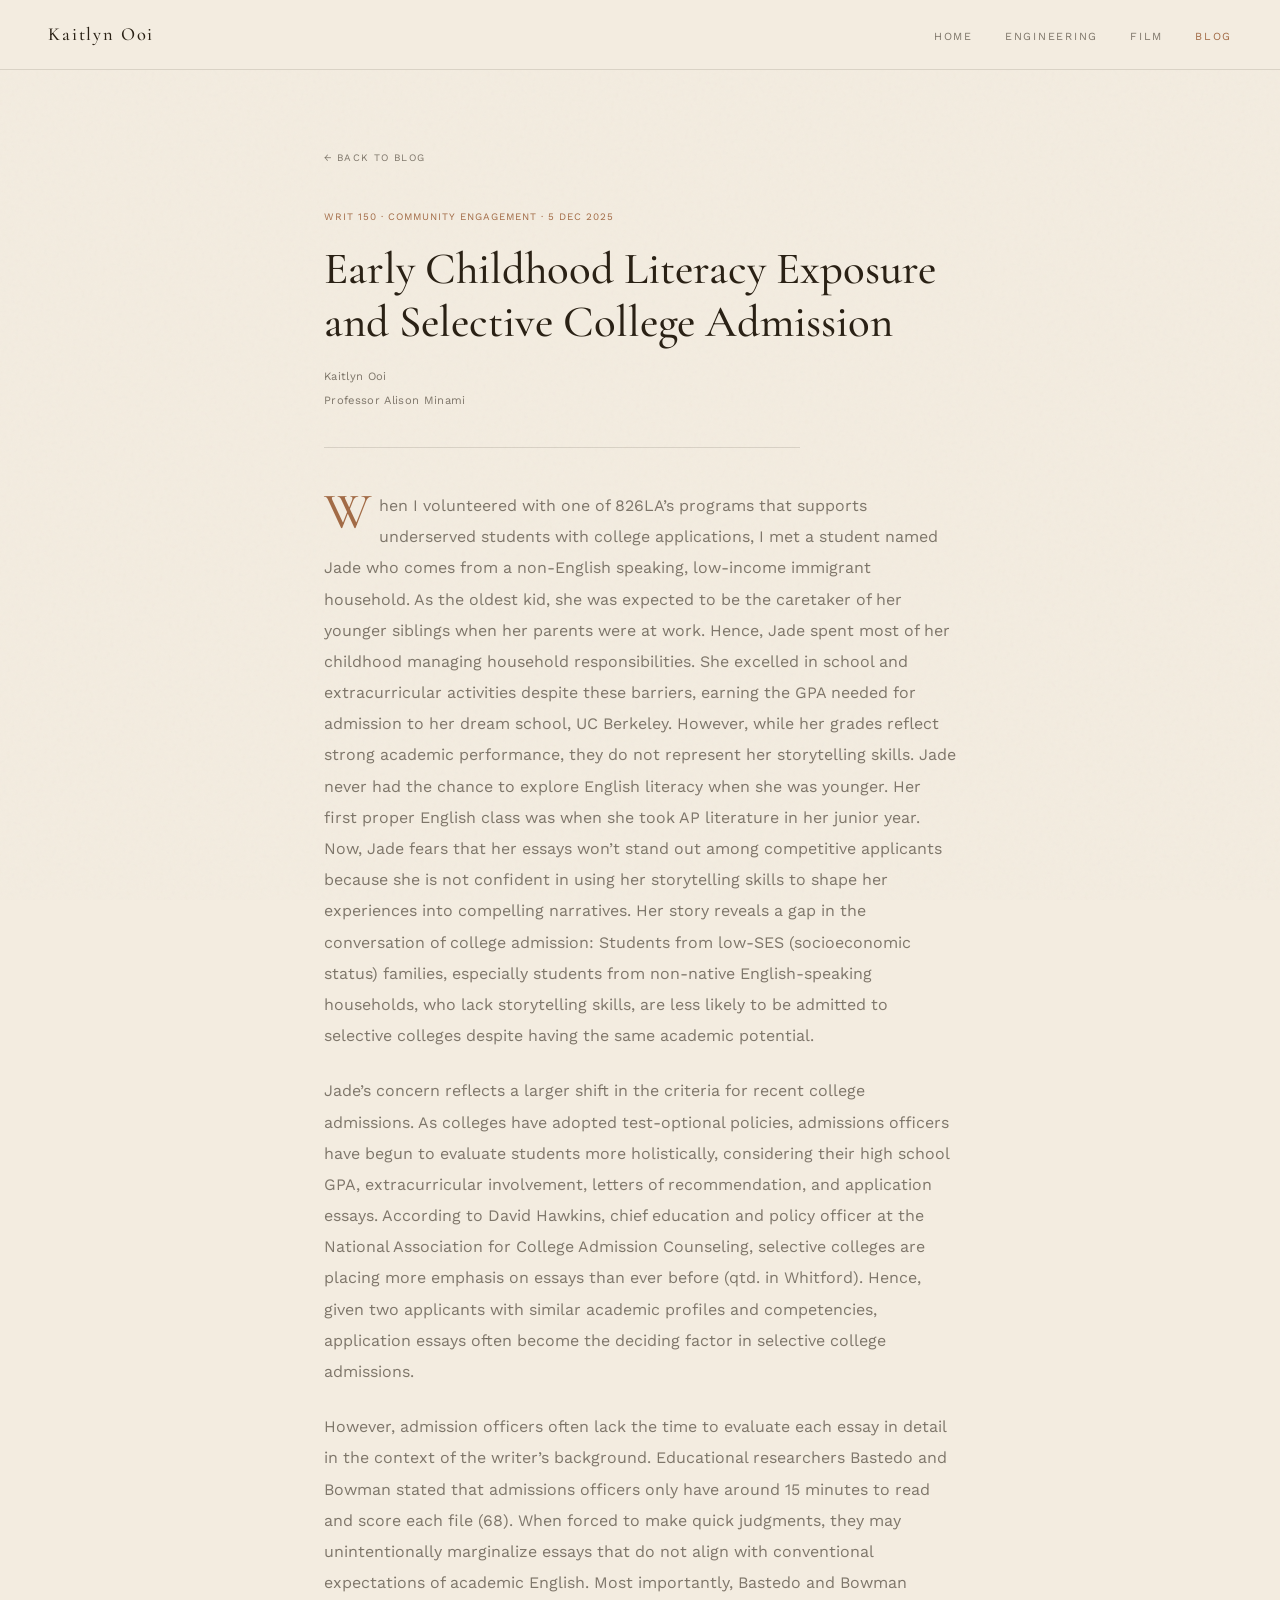
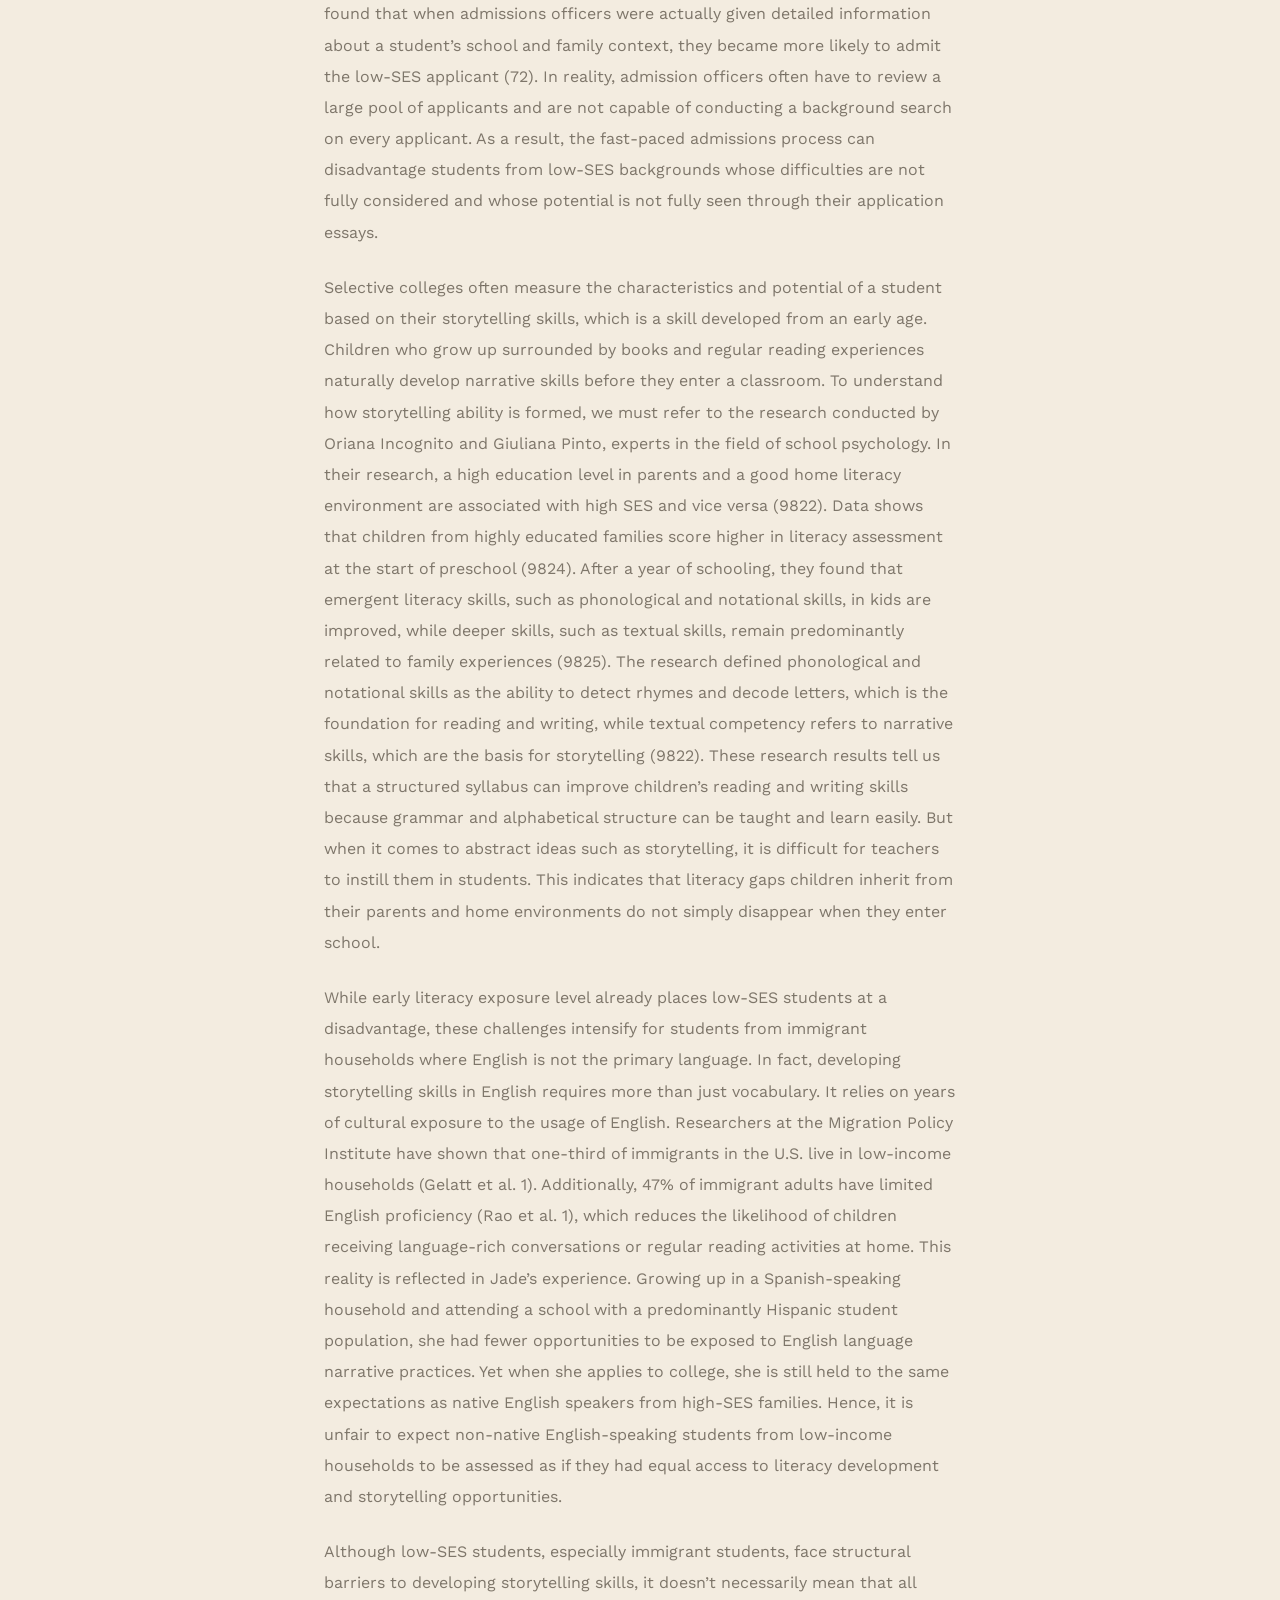
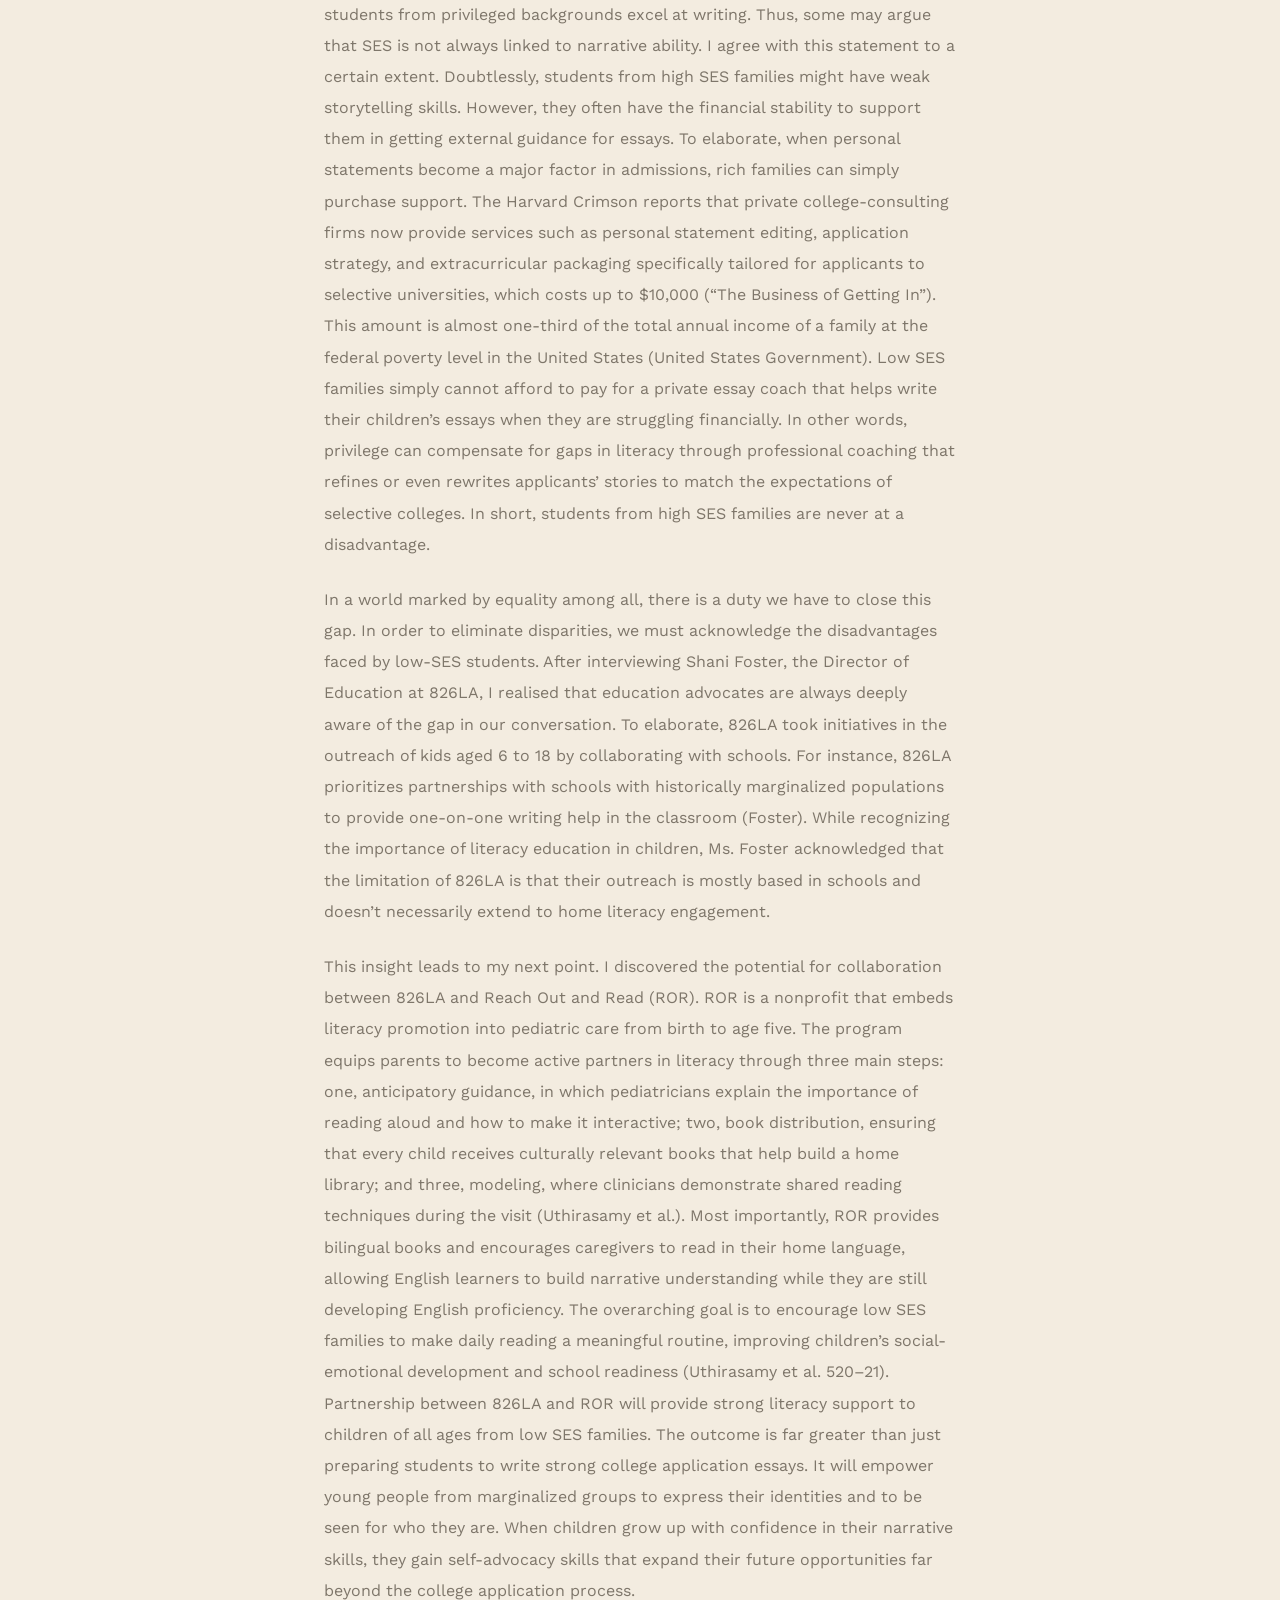
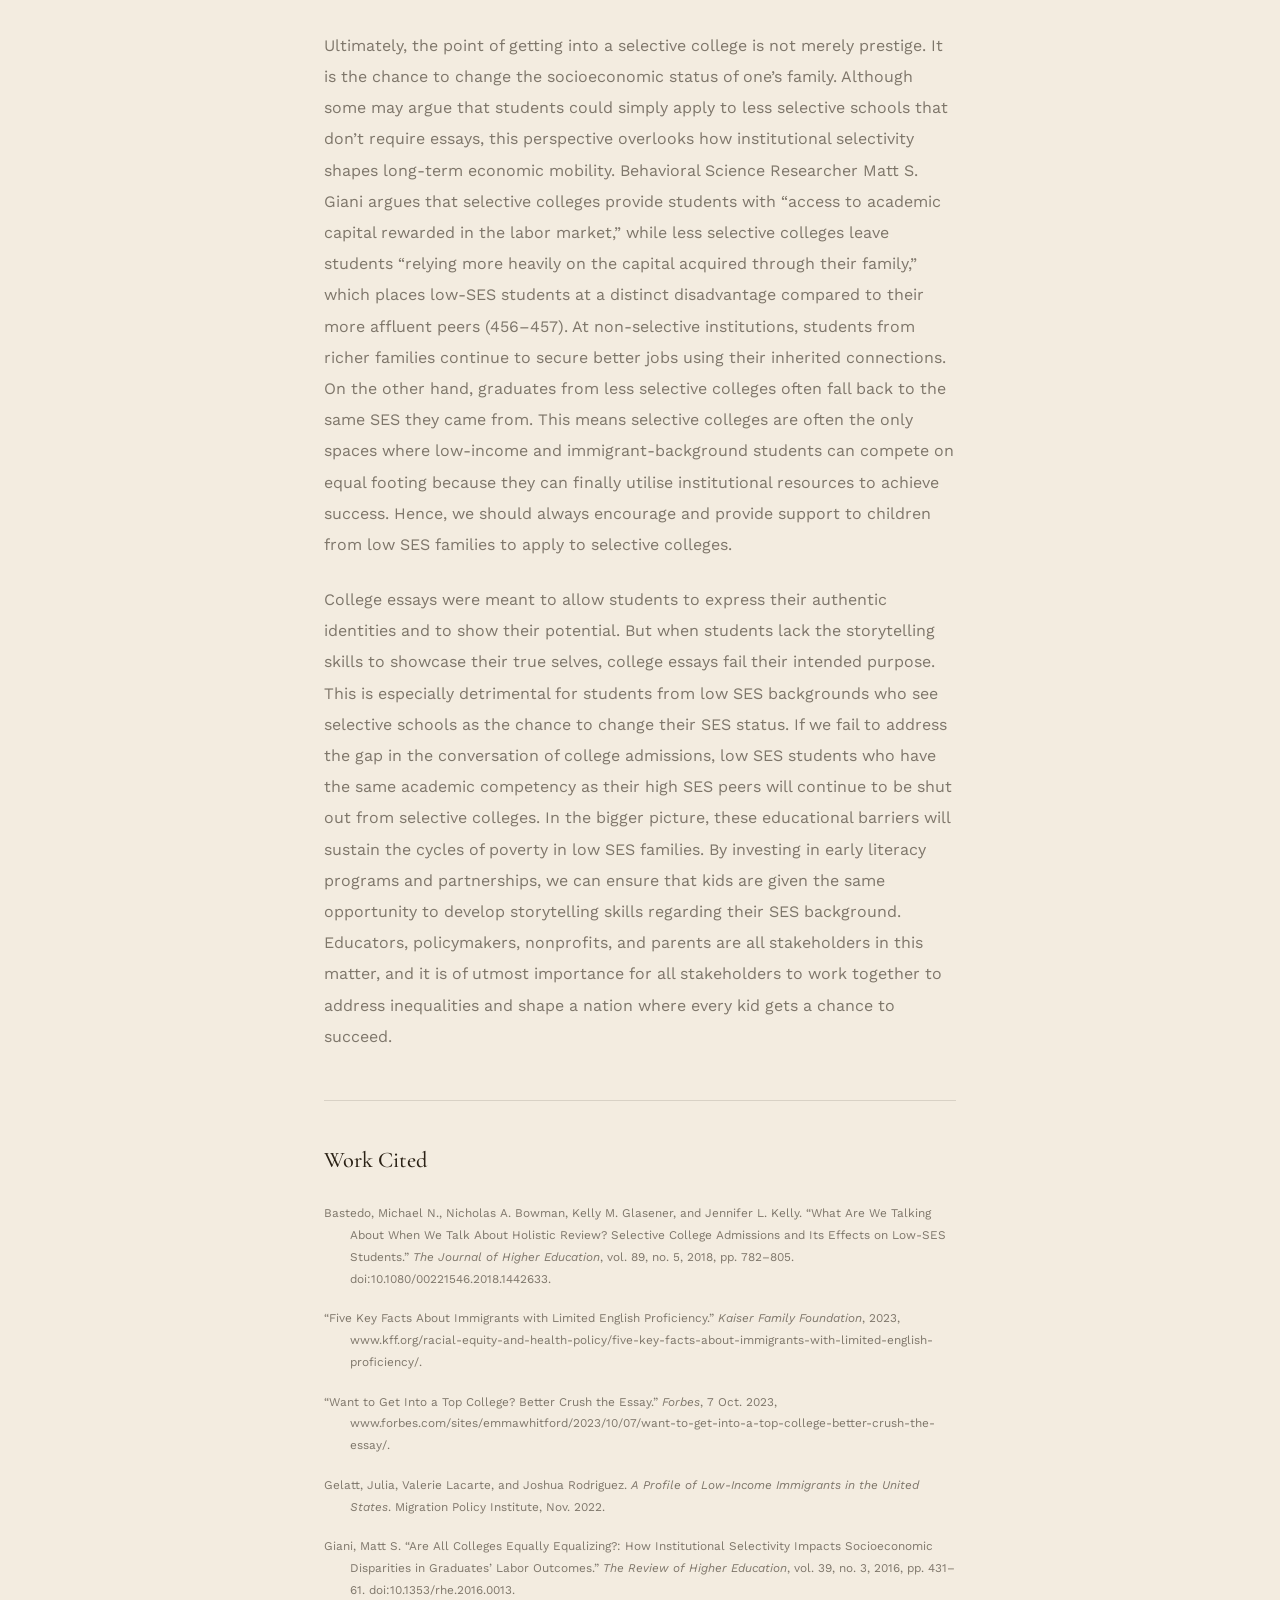
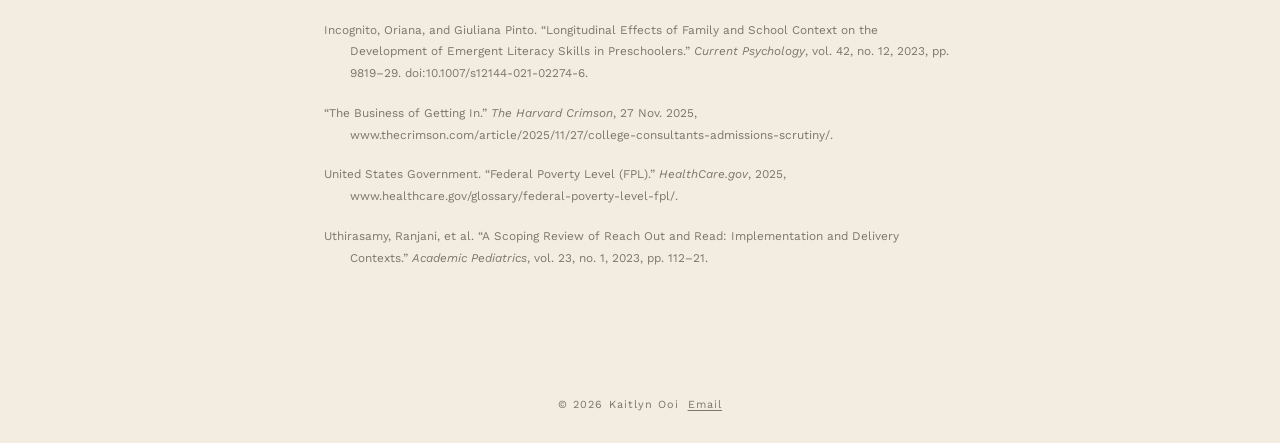
<file: blog/posts/early-childhood-literacy-and-college-admission.html>
<!DOCTYPE html>
<html lang="en">
<head>
<meta charset="UTF-8">
<meta name="viewport" content="width=device-width, initial-scale=1.0">
<title>Early Childhood Literacy Exposure and Selective College Admission — Kaitlyn Ooi</title>
<link rel="preconnect" href="https://fonts.googleapis.com">
<link href="https://fonts.googleapis.com/css2?family=Cormorant+Garamond:ital,wght@0,300;0,400;0,500;1,400&family=Work+Sans:wght@300;400;500;600&display=swap" rel="stylesheet">
<link rel="stylesheet" href="../../css/style.css">
<style>
  main { position: relative; z-index: 1; min-height: calc(100vh - 130px); }

  article { max-width: 680px; margin: 0 auto; padding: 4.5rem 1.5rem 5rem; }

  .post-back { font-size: 0.62rem; letter-spacing: 0.14em; text-transform: uppercase; color: var(--muted); text-decoration: none; display: inline-flex; align-items: center; gap: 0.4rem; margin-bottom: 2.5rem; transition: color 0.2s, gap 0.2s; }
  .post-back:hover { color: var(--accent); gap: 0.6rem; }

  .post-meta { font-size: 0.62rem; letter-spacing: 0.1em; text-transform: uppercase; color: var(--accent); margin-bottom: 1rem; }
  article h1 { font-family: 'Cormorant Garamond', serif; font-size: clamp(2rem, 5vw, 2.8rem); font-weight: 500; line-height: 1.2; margin-bottom: 1rem; }

  .byline { font-size: 0.7rem; color: var(--muted); letter-spacing: 0.03em; margin-bottom: 2.6rem; padding-bottom: 2.2rem; border-bottom: 1px solid var(--border); }
  .byline span { display: block; margin-top: 0.15rem; }

  article p { font-size: 1rem; color: var(--muted); line-height: 1.95; margin-bottom: 1.5rem; max-width: 68ch; }
  article p.lede::first-letter {
    color: var(--accent);
    font-family: 'Cormorant Garamond', serif;
    font-size: 3.2rem;
    font-weight: 500;
    float: left;
    line-height: 0.8;
    padding: 0.1rem 0.5rem 0 0;
  }

  h2.wc-heading {
    font-family: 'Cormorant Garamond', serif;
    font-size: 1.4rem;
    font-weight: 500;
    margin: 3rem 0 1.5rem;
    padding-top: 2.5rem;
    border-top: 1px solid var(--border);
  }

  .works-cited { list-style: none; }
  .works-cited li {
    font-size: 0.74rem;
    color: var(--muted);
    line-height: 1.85;
    margin-bottom: 1.1rem;
    padding-left: 1.6rem;
    text-indent: -1.6rem;
    word-break: break-word;
  }
</style>
</head>
<body>
<main>

  <nav class="site-nav">
    <a class="nav-name" href="../../index.html">Kaitlyn Ooi</a>
    <ul class="nav-links">
      <li><a href="../../index.html">Home</a></li>
      <li><a href="../../engineering/index.html">Engineering</a></li>
      <li><a href="../../film/index.html">Film</a></li>
      <li><a href="../index.html" class="active">Blog</a></li>
    </ul>
  </nav>

  <article>
    <a class="post-back" href="../index.html">&larr; Back to Blog</a>
    <p class="post-meta">Writ 150 &middot; Community Engagement &middot; 5 Dec 2025</p>
    <h1>Early Childhood Literacy Exposure and Selective College Admission</h1>
    <p class="byline">
      Kaitlyn Ooi
      <span>Professor Alison Minami</span>
    </p>

    <p class="lede">When I volunteered with one of 826LA&rsquo;s programs that supports underserved students with college applications, I met a student named Jade who comes from a non-English speaking, low-income immigrant household. As the oldest kid, she was expected to be the caretaker of her younger siblings when her parents were at work. Hence, Jade spent most of her childhood managing household responsibilities. She excelled in school and extracurricular activities despite these barriers, earning the GPA needed for admission to her dream school, UC Berkeley. However, while her grades reflect strong academic performance, they do not represent her storytelling skills. Jade never had the chance to explore English literacy when she was younger. Her first proper English class was when she took AP literature in her junior year. Now, Jade fears that her essays won&rsquo;t stand out among competitive applicants because she is not confident in using her storytelling skills to shape her experiences into compelling narratives. Her story reveals a gap in the conversation of college admission: Students from low-SES (socioeconomic status) families, especially students from non-native English-speaking households, who lack storytelling skills, are less likely to be admitted to selective colleges despite having the same academic potential.</p>

    <p>Jade&rsquo;s concern reflects a larger shift in the criteria for recent college admissions. As colleges have adopted test-optional policies, admissions officers have begun to evaluate students more holistically, considering their high school GPA, extracurricular involvement, letters of recommendation, and application essays. According to David Hawkins, chief education and policy officer at the National Association for College Admission Counseling, selective colleges are placing more emphasis on essays than ever before (qtd. in Whitford). Hence, given two applicants with similar academic profiles and competencies, application essays often become the deciding factor in selective college admissions.</p>

    <p>However, admission officers often lack the time to evaluate each essay in detail in the context of the writer&rsquo;s background. Educational researchers Bastedo and Bowman stated that admissions officers only have around 15 minutes to read and score each file (68). When forced to make quick judgments, they may unintentionally marginalize essays that do not align with conventional expectations of academic English. Most importantly, Bastedo and Bowman found that when admissions officers were actually given detailed information about a student&rsquo;s school and family context, they became more likely to admit the low-SES applicant (72). In reality, admission officers often have to review a large pool of applicants and are not capable of conducting a background search on every applicant. As a result, the fast-paced admissions process can disadvantage students from low-SES backgrounds whose difficulties are not fully considered and whose potential is not fully seen through their application essays.</p>

    <p>Selective colleges often measure the characteristics and potential of a student based on their storytelling skills, which is a skill developed from an early age. Children who grow up surrounded by books and regular reading experiences naturally develop narrative skills before they enter a classroom. To understand how storytelling ability is formed, we must refer to the research conducted by Oriana Incognito and Giuliana Pinto, experts in the field of school psychology. In their research, a high education level in parents and a good home literacy environment are associated with high SES and vice versa (9822). Data shows that children from highly educated families score higher in literacy assessment at the start of preschool (9824). After a year of schooling, they found that emergent literacy skills, such as phonological and notational skills, in kids are improved, while deeper skills, such as textual skills, remain predominantly related to family experiences (9825). The research defined phonological and notational skills as the ability to detect rhymes and decode letters, which is the foundation for reading and writing, while textual competency refers to narrative skills, which are the basis for storytelling (9822). These research results tell us that a structured syllabus can improve children&rsquo;s reading and writing skills because grammar and alphabetical structure can be taught and learn easily. But when it comes to abstract ideas such as storytelling, it is difficult for teachers to instill them in students. This indicates that literacy gaps children inherit from their parents and home environments do not simply disappear when they enter school.</p>

    <p>While early literacy exposure level already places low-SES students at a disadvantage, these challenges intensify for students from immigrant households where English is not the primary language. In fact, developing storytelling skills in English requires more than just vocabulary. It relies on years of cultural exposure to the usage of English. Researchers at the Migration Policy Institute have shown that one-third of immigrants in the U.S. live in low-income households (Gelatt et al. 1). Additionally, 47% of immigrant adults have limited English proficiency (Rao et al. 1), which reduces the likelihood of children receiving language-rich conversations or regular reading activities at home. This reality is reflected in Jade&rsquo;s experience. Growing up in a Spanish-speaking household and attending a school with a predominantly Hispanic student population, she had fewer opportunities to be exposed to English language narrative practices. Yet when she applies to college, she is still held to the same expectations as native English speakers from high-SES families. Hence, it is unfair to expect non-native English-speaking students from low-income households to be assessed as if they had equal access to literacy development and storytelling opportunities.</p>

    <p>Although low-SES students, especially immigrant students, face structural barriers to developing storytelling skills, it doesn&rsquo;t necessarily mean that all students from privileged backgrounds excel at writing. Thus, some may argue that SES is not always linked to narrative ability. I agree with this statement to a certain extent. Doubtlessly, students from high SES families might have weak storytelling skills. However, they often have the financial stability to support them in getting external guidance for essays. To elaborate, when personal statements become a major factor in admissions, rich families can simply purchase support. The Harvard Crimson reports that private college-consulting firms now provide services such as personal statement editing, application strategy, and extracurricular packaging specifically tailored for applicants to selective universities, which costs up to $10,000 (&ldquo;The Business of Getting In&rdquo;). This amount is almost one-third of the total annual income of a family at the federal poverty level in the United States (United States Government). Low SES families simply cannot afford to pay for a private essay coach that helps write their children&rsquo;s essays when they are struggling financially. In other words, privilege can compensate for gaps in literacy through professional coaching that refines or even rewrites applicants&rsquo; stories to match the expectations of selective colleges. In short, students from high SES families are never at a disadvantage.</p>

    <p>In a world marked by equality among all, there is a duty we have to close this gap. In order to eliminate disparities, we must acknowledge the disadvantages faced by low-SES students. After interviewing Shani Foster, the Director of Education at 826LA, I realised that education advocates are always deeply aware of the gap in our conversation. To elaborate, 826LA took initiatives in the outreach of kids aged 6 to 18 by collaborating with schools. For instance, 826LA prioritizes partnerships with schools with historically marginalized populations to provide one-on-one writing help in the classroom (Foster). While recognizing the importance of literacy education in children, Ms. Foster acknowledged that the limitation of 826LA is that their outreach is mostly based in schools and doesn&rsquo;t necessarily extend to home literacy engagement.</p>

    <p>This insight leads to my next point. I discovered the potential for collaboration between 826LA and Reach Out and Read (ROR). ROR is a nonprofit that embeds literacy promotion into pediatric care from birth to age five. The program equips parents to become active partners in literacy through three main steps: one, anticipatory guidance, in which pediatricians explain the importance of reading aloud and how to make it interactive; two, book distribution, ensuring that every child receives culturally relevant books that help build a home library; and three, modeling, where clinicians demonstrate shared reading techniques during the visit (Uthirasamy et al.). Most importantly, ROR provides bilingual books and encourages caregivers to read in their home language, allowing English learners to build narrative understanding while they are still developing English proficiency. The overarching goal is to encourage low SES families to make daily reading a meaningful routine, improving children&rsquo;s social-emotional development and school readiness (Uthirasamy et al. 520&ndash;21). Partnership between 826LA and ROR will provide strong literacy support to children of all ages from low SES families. The outcome is far greater than just preparing students to write strong college application essays. It will empower young people from marginalized groups to express their identities and to be seen for who they are. When children grow up with confidence in their narrative skills, they gain self-advocacy skills that expand their future opportunities far beyond the college application process.</p>

    <p>Ultimately, the point of getting into a selective college is not merely prestige. It is the chance to change the socioeconomic status of one&rsquo;s family. Although some may argue that students could simply apply to less selective schools that don&rsquo;t require essays, this perspective overlooks how institutional selectivity shapes long-term economic mobility. Behavioral Science Researcher Matt S. Giani argues that selective colleges provide students with &ldquo;access to academic capital rewarded in the labor market,&rdquo; while less selective colleges leave students &ldquo;relying more heavily on the capital acquired through their family,&rdquo; which places low-SES students at a distinct disadvantage compared to their more affluent peers (456&ndash;457). At non-selective institutions, students from richer families continue to secure better jobs using their inherited connections. On the other hand, graduates from less selective colleges often fall back to the same SES they came from. This means selective colleges are often the only spaces where low-income and immigrant-background students can compete on equal footing because they can finally utilise institutional resources to achieve success. Hence, we should always encourage and provide support to children from low SES families to apply to selective colleges.</p>

    <p>College essays were meant to allow students to express their authentic identities and to show their potential. But when students lack the storytelling skills to showcase their true selves, college essays fail their intended purpose. This is especially detrimental for students from low SES backgrounds who see selective schools as the chance to change their SES status. If we fail to address the gap in the conversation of college admissions, low SES students who have the same academic competency as their high SES peers will continue to be shut out from selective colleges. In the bigger picture, these educational barriers will sustain the cycles of poverty in low SES families. By investing in early literacy programs and partnerships, we can ensure that kids are given the same opportunity to develop storytelling skills regarding their SES background. Educators, policymakers, nonprofits, and parents are all stakeholders in this matter, and it is of utmost importance for all stakeholders to work together to address inequalities and shape a nation where every kid gets a chance to succeed.</p>

    <h2 class="wc-heading">Work Cited</h2>
    <ul class="works-cited">
      <li>Bastedo, Michael N., Nicholas A. Bowman, Kelly M. Glasener, and Jennifer L. Kelly. &ldquo;What Are We Talking About When We Talk About Holistic Review? Selective College Admissions and Its Effects on Low-SES Students.&rdquo; <em>The Journal of Higher Education</em>, vol. 89, no. 5, 2018, pp. 782&ndash;805. doi:10.1080/00221546.2018.1442633.</li>
      <li>&ldquo;Five Key Facts About Immigrants with Limited English Proficiency.&rdquo; <em>Kaiser Family Foundation</em>, 2023, www.kff.org/racial-equity-and-health-policy/five-key-facts-about-immigrants-with-limited-english-proficiency/.</li>
      <li>&ldquo;Want to Get Into a Top College? Better Crush the Essay.&rdquo; <em>Forbes</em>, 7 Oct. 2023, www.forbes.com/sites/emmawhitford/2023/10/07/want-to-get-into-a-top-college-better-crush-the-essay/.</li>
      <li>Gelatt, Julia, Valerie Lacarte, and Joshua Rodriguez. <em>A Profile of Low-Income Immigrants in the United States</em>. Migration Policy Institute, Nov. 2022.</li>
      <li>Giani, Matt S. &ldquo;Are All Colleges Equally Equalizing?: How Institutional Selectivity Impacts Socioeconomic Disparities in Graduates&rsquo; Labor Outcomes.&rdquo; <em>The Review of Higher Education</em>, vol. 39, no. 3, 2016, pp. 431&ndash;61. doi:10.1353/rhe.2016.0013.</li>
      <li>Incognito, Oriana, and Giuliana Pinto. &ldquo;Longitudinal Effects of Family and School Context on the Development of Emergent Literacy Skills in Preschoolers.&rdquo; <em>Current Psychology</em>, vol. 42, no. 12, 2023, pp. 9819&ndash;29. doi:10.1007/s12144-021-02274-6.</li>
      <li>&ldquo;The Business of Getting In.&rdquo; <em>The Harvard Crimson</em>, 27 Nov. 2025, www.thecrimson.com/article/2025/11/27/college-consultants-admissions-scrutiny/.</li>
      <li>United States Government. &ldquo;Federal Poverty Level (FPL).&rdquo; <em>HealthCare.gov</em>, 2025, www.healthcare.gov/glossary/federal-poverty-level-fpl/.</li>
      <li>Uthirasamy, Ranjani, et al. &ldquo;A Scoping Review of Reach Out and Read: Implementation and Delivery Contexts.&rdquo; <em>Academic Pediatrics</em>, vol. 23, no. 1, 2023, pp. 112&ndash;21.</li>
    </ul>
  </article>

</main>

<footer class="site-footer">
  <p>&copy; 2026 Kaitlyn Ooi</p>
  <a class="footer-email" href="mailto:kaitlyno@usc.edu">Email</a>
</footer>

</body>
</html>
</file>
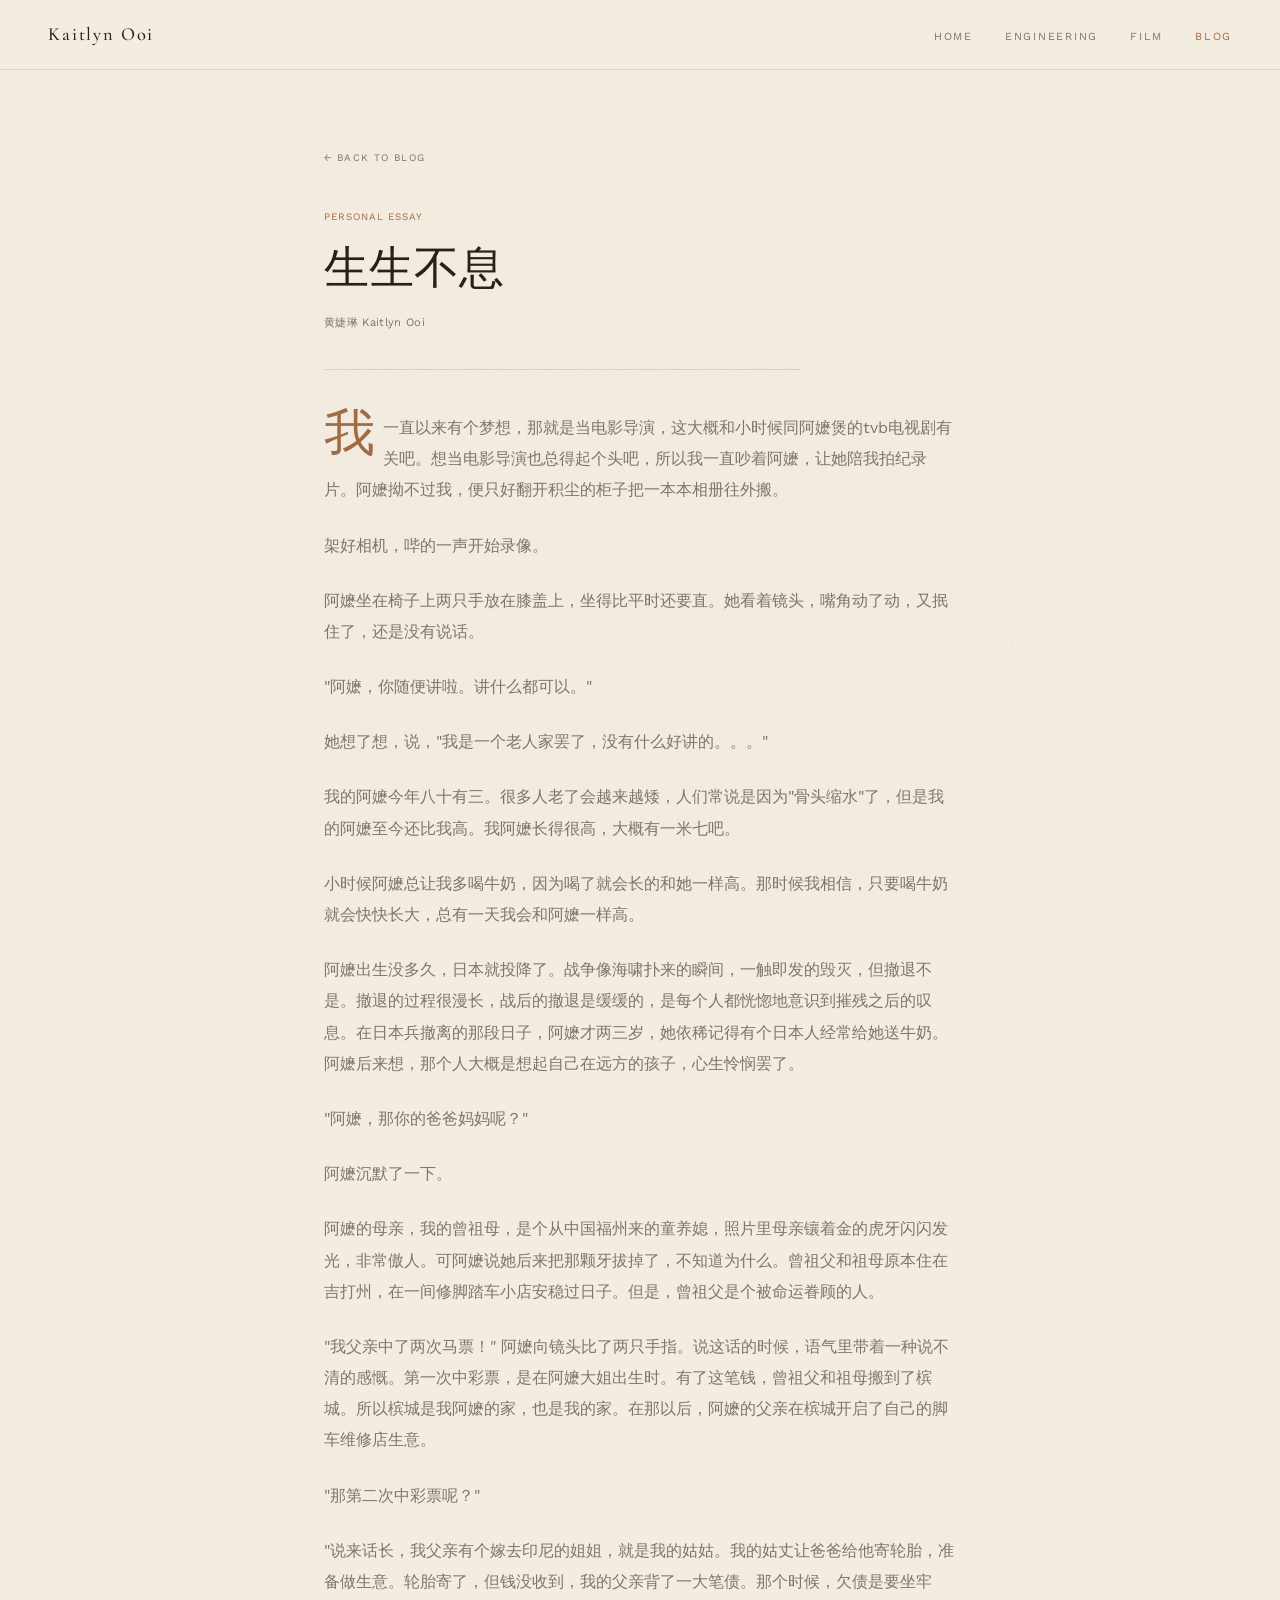
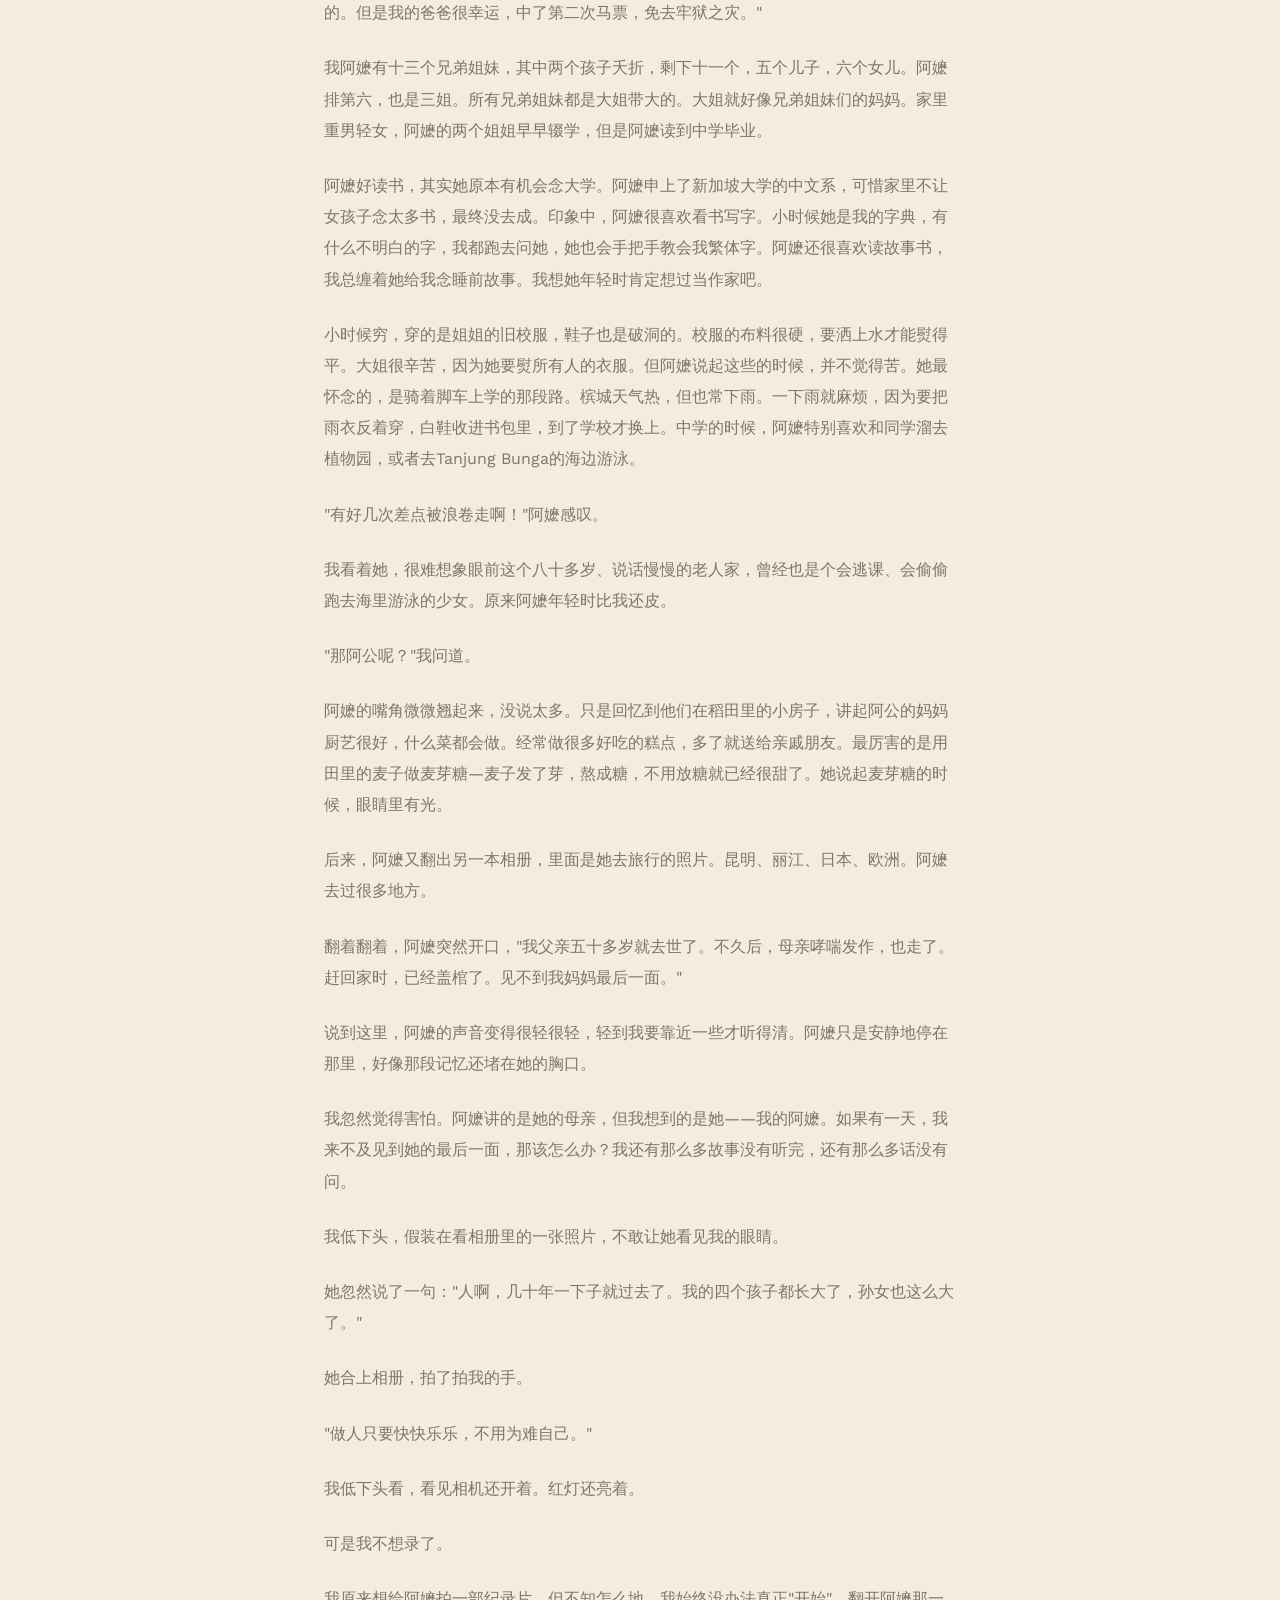
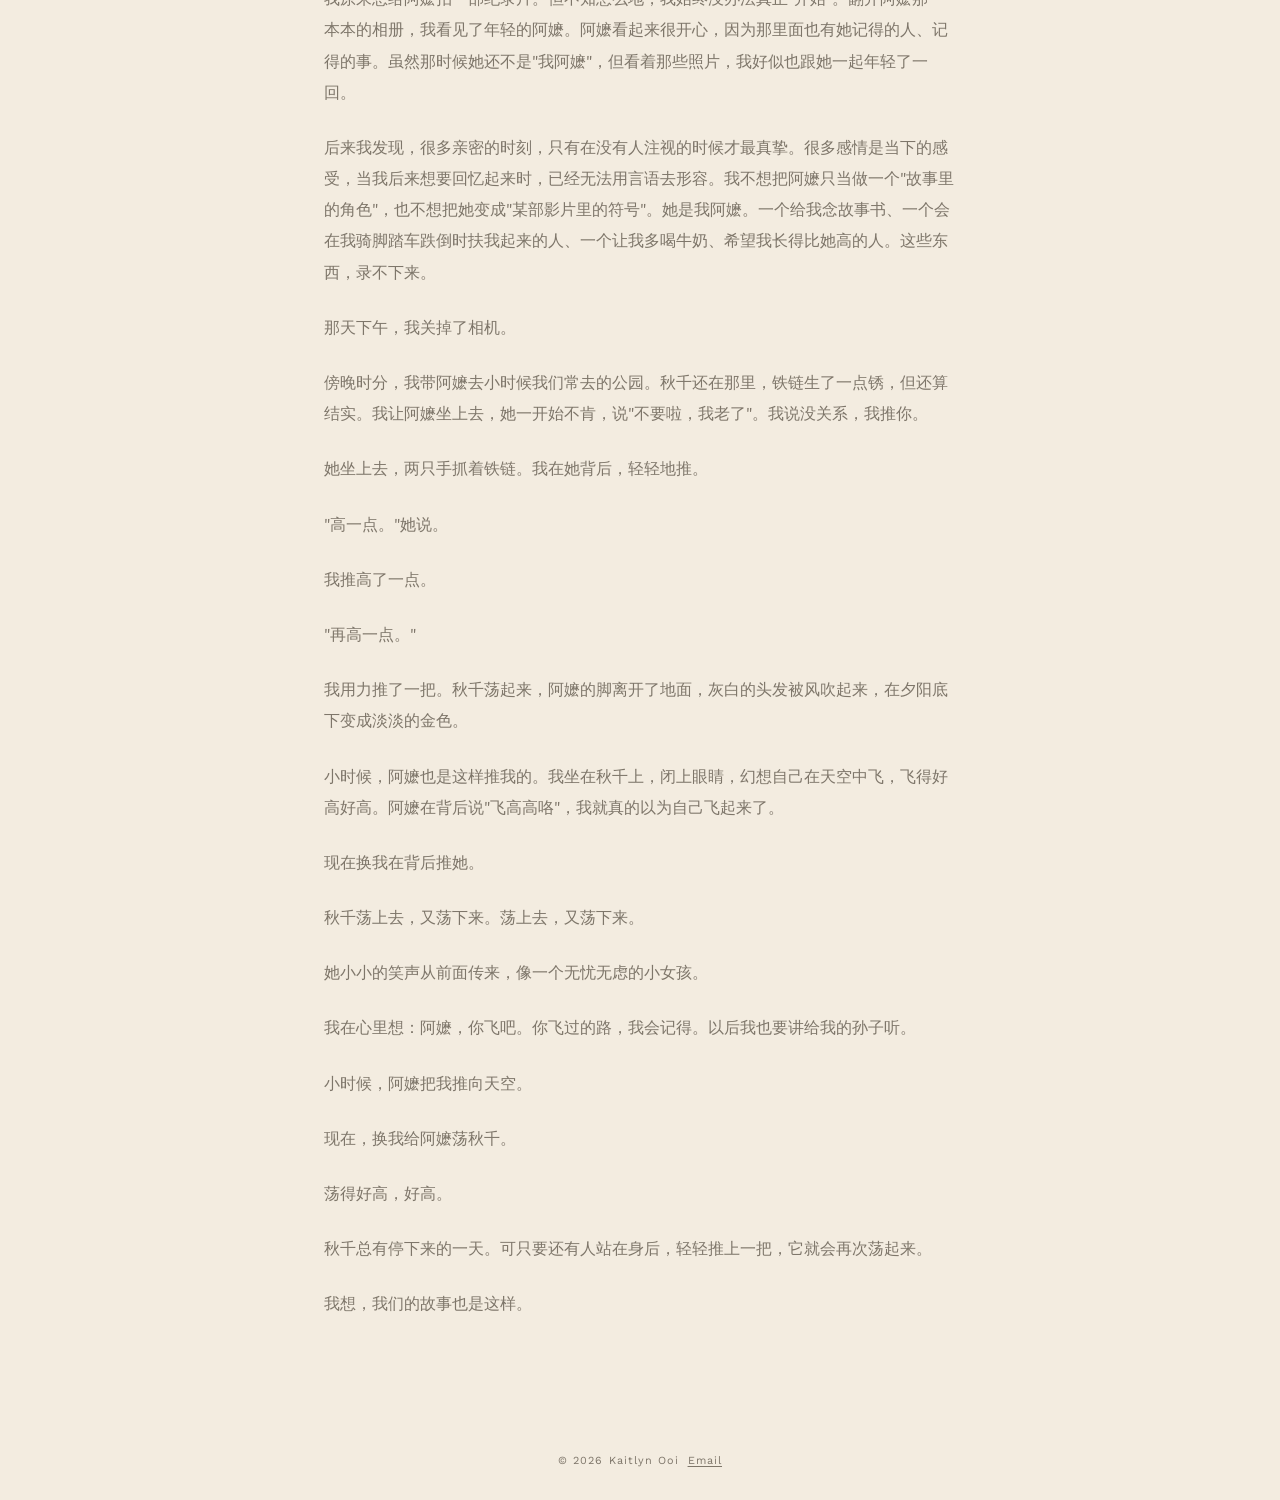
<file: blog/posts/sheng-sheng-bu-xi.html>
<!DOCTYPE html>
<html lang="zh">
<head>
<meta charset="UTF-8">
<meta name="viewport" content="width=device-width, initial-scale=1.0">
<title>生生不息 — Kaitlyn Ooi</title>
<link rel="preconnect" href="https://fonts.googleapis.com">
<link href="https://fonts.googleapis.com/css2?family=Cormorant+Garamond:ital,wght@0,300;0,400;0,500;1,400&family=Work+Sans:wght@300;400;500;600&display=swap" rel="stylesheet">
<link rel="stylesheet" href="../../css/style.css">
<style>
  main { position: relative; z-index: 1; min-height: calc(100vh - 130px); }

  article { max-width: 680px; margin: 0 auto; padding: 4.5rem 1.5rem 5rem; }

  .post-back { font-size: 0.62rem; letter-spacing: 0.14em; text-transform: uppercase; color: var(--muted); text-decoration: none; display: inline-flex; align-items: center; gap: 0.4rem; margin-bottom: 2.5rem; transition: color 0.2s, gap 0.2s; }
  .post-back:hover { color: var(--accent); gap: 0.6rem; }

  .post-meta { font-size: 0.62rem; letter-spacing: 0.1em; text-transform: uppercase; color: var(--accent); margin-bottom: 1rem; }
  article h1 { font-family: 'Cormorant Garamond', serif; font-size: clamp(2rem, 5vw, 2.8rem); font-weight: 500; line-height: 1.2; margin-bottom: 1rem; }

  .byline { font-size: 0.7rem; color: var(--muted); letter-spacing: 0.03em; margin-bottom: 2.6rem; padding-bottom: 2.2rem; border-bottom: 1px solid var(--border); }
  .byline span { display: block; margin-top: 0.15rem; }

  article p { font-size: 1rem; color: var(--muted); line-height: 1.95; margin-bottom: 1.5rem; max-width: 68ch; }
  article p.lede::first-letter {
    color: var(--accent);
    font-family: 'Cormorant Garamond', serif;
    font-size: 3.2rem;
    font-weight: 500;
    float: left;
    line-height: 0.8;
    padding: 0.1rem 0.5rem 0 0;
  }
</style>
</head>
<body>
<main>

  <nav class="site-nav">
    <a class="nav-name" href="../../index.html">Kaitlyn Ooi</a>
    <ul class="nav-links">
      <li><a href="../../index.html">Home</a></li>
      <li><a href="../../engineering/index.html">Engineering</a></li>
      <li><a href="../../film/index.html">Film</a></li>
      <li><a href="../index.html" class="active">Blog</a></li>
    </ul>
  </nav>

  <article>
    <a class="post-back" href="../index.html">&larr; Back to Blog</a>
    <p class="post-meta">Personal Essay</p>
    <h1>生生不息</h1>
    <p class="byline">
      黄婕琳 Kaitlyn Ooi
    </p>

    <p class="lede">我一直以来有个梦想，那就是当电影导演，这大概和小时候同阿嬷煲的tvb电视剧有关吧。想当电影导演也总得起个头吧，所以我一直吵着阿嬷，让她陪我拍纪录片。阿嬷拗不过我，便只好翻开积尘的柜子把一本本相册往外搬。</p>

    <p>架好相机，哔的一声开始录像。</p>

    <p>阿嬷坐在椅子上两只手放在膝盖上，坐得比平时还要直。她看着镜头，嘴角动了动，又抿住了，还是没有说话。</p>

    <p>"阿嬷，你随便讲啦。讲什么都可以。"</p>

    <p>她想了想，说，"我是一个老人家罢了，没有什么好讲的。。。"</p>

    <p>我的阿嬷今年八十有三。很多人老了会越来越矮，人们常说是因为"骨头缩水"了，但是我的阿嬷至今还比我高。我阿嬷长得很高，大概有一米七吧。</p>

    <p>小时候阿嬷总让我多喝牛奶，因为喝了就会长的和她一样高。那时候我相信，只要喝牛奶就会快快长大，总有一天我会和阿嬷一样高。</p>

    <p>阿嬷出生没多久，日本就投降了。战争像海啸扑来的瞬间，一触即发的毁灭，但撤退不是。撤退的过程很漫长，战后的撤退是缓缓的，是每个人都恍惚地意识到摧残之后的叹息。在日本兵撤离的那段日子，阿嬷才两三岁，她依稀记得有个日本人经常给她送牛奶。阿嬷后来想，那个人大概是想起自己在远方的孩子，心生怜悯罢了。</p>

    <p>"阿嬷，那你的爸爸妈妈呢？"</p>

    <p>阿嬷沉默了一下。</p>

    <p>阿嬷的母亲，我的曾祖母，是个从中国福州来的童养媳，照片里母亲镶着金的虎牙闪闪发光，非常傲人。可阿嬷说她后来把那颗牙拔掉了，不知道为什么。曾祖父和祖母原本住在吉打州，在一间修脚踏车小店安稳过日子。但是，曾祖父是个被命运眷顾的人。</p>

    <p>"我父亲中了两次马票！" 阿嬷向镜头比了两只手指。说这话的时候，语气里带着一种说不清的感慨。第一次中彩票，是在阿嬷大姐出生时。有了这笔钱，曾祖父和祖母搬到了槟城。所以槟城是我阿嬷的家，也是我的家。在那以后，阿嬷的父亲在槟城开启了自己的脚车维修店生意。</p>

    <p>"那第二次中彩票呢？"</p>

    <p>"说来话长，我父亲有个嫁去印尼的姐姐，就是我的姑姑。我的姑丈让爸爸给他寄轮胎，准备做生意。轮胎寄了，但钱没收到，我的父亲背了一大笔债。那个时候，欠债是要坐牢的。但是我的爸爸很幸运，中了第二次马票，免去牢狱之灾。"</p>

    <p>我阿嬷有十三个兄弟姐妹，其中两个孩子夭折，剩下十一个，五个儿子，六个女儿。阿嬷排第六，也是三姐。所有兄弟姐妹都是大姐带大的。大姐就好像兄弟姐妹们的妈妈。家里重男轻女，阿嬷的两个姐姐早早辍学，但是阿嬷读到中学毕业。</p>

    <p>阿嬷好读书，其实她原本有机会念大学。阿嬷申上了新加坡大学的中文系，可惜家里不让女孩子念太多书，最终没去成。印象中，阿嬷很喜欢看书写字。小时候她是我的字典，有什么不明白的字，我都跑去问她，她也会手把手教会我繁体字。阿嬷还很喜欢读故事书，我总缠着她给我念睡前故事。我想她年轻时肯定想过当作家吧。</p>

    <p>小时候穷，穿的是姐姐的旧校服，鞋子也是破洞的。校服的布料很硬，要洒上水才能熨得平。大姐很辛苦，因为她要熨所有人的衣服。但阿嬷说起这些的时候，并不觉得苦。她最怀念的，是骑着脚车上学的那段路。槟城天气热，但也常下雨。一下雨就麻烦，因为要把雨衣反着穿，白鞋收进书包里，到了学校才换上。中学的时候，阿嬷特别喜欢和同学溜去植物园，或者去Tanjung Bunga的海边游泳。</p>

    <p>"有好几次差点被浪卷走啊！"阿嬷感叹。</p>

    <p>我看着她，很难想象眼前这个八十多岁、说话慢慢的老人家，曾经也是个会逃课、会偷偷跑去海里游泳的少女。原来阿嬷年轻时比我还皮。</p>

    <p>"那阿公呢？"我问道。</p>

    <p>阿嬷的嘴角微微翘起来，没说太多。只是回忆到他们在稻田里的小房子，讲起阿公的妈妈厨艺很好，什么菜都会做。经常做很多好吃的糕点，多了就送给亲戚朋友。最厉害的是用田里的麦子做麦芽糖—麦子发了芽，熬成糖，不用放糖就已经很甜了。她说起麦芽糖的时候，眼睛里有光。</p>

    <p>后来，阿嬷又翻出另一本相册，里面是她去旅行的照片。昆明、丽江、日本、欧洲。阿嬷去过很多地方。</p>

    <p>翻着翻着，阿嬷突然开口，"我父亲五十多岁就去世了。不久后，母亲哮喘发作，也走了。赶回家时，已经盖棺了。见不到我妈妈最后一面。"</p>

    <p>说到这里，阿嬷的声音变得很轻很轻，轻到我要靠近一些才听得清。阿嬷只是安静地停在那里，好像那段记忆还堵在她的胸口。</p>

    <p>我忽然觉得害怕。阿嬷讲的是她的母亲，但我想到的是她——我的阿嬷。如果有一天，我来不及见到她的最后一面，那该怎么办？我还有那么多故事没有听完，还有那么多话没有问。</p>

    <p>我低下头，假装在看相册里的一张照片，不敢让她看见我的眼睛。</p>

    <p>她忽然说了一句："人啊，几十年一下子就过去了。我的四个孩子都长大了，孙女也这么大了。"</p>

    <p>她合上相册，拍了拍我的手。</p>

    <p>"做人只要快快乐乐，不用为难自己。"</p>

    <p>我低下头看，看见相机还开着。红灯还亮着。</p>

    <p>可是我不想录了。</p>

    <p>我原来想给阿嬷拍一部纪录片。但不知怎么地，我始终没办法真正"开始"。翻开阿嬷那一本本的相册，我看见了年轻的阿嬷。阿嬷看起来很开心，因为那里面也有她记得的人、记得的事。虽然那时候她还不是"我阿嬷"，但看着那些照片，我好似也跟她一起年轻了一回。</p>

    <p>后来我发现，很多亲密的时刻，只有在没有人注视的时候才最真挚。很多感情是当下的感受，当我后来想要回忆起来时，已经无法用言语去形容。我不想把阿嬷只当做一个"故事里的角色"，也不想把她变成"某部影片里的符号"。她是我阿嬷。一个给我念故事书、一个会在我骑脚踏车跌倒时扶我起来的人、一个让我多喝牛奶、希望我长得比她高的人。这些东西，录不下来。</p>

    <p>那天下午，我关掉了相机。</p>

    <p>傍晚时分，我带阿嬷去小时候我们常去的公园。秋千还在那里，铁链生了一点锈，但还算结实。我让阿嬷坐上去，她一开始不肯，说"不要啦，我老了"。我说没关系，我推你。</p>

    <p>她坐上去，两只手抓着铁链。我在她背后，轻轻地推。</p>

    <p>"高一点。"她说。</p>

    <p>我推高了一点。</p>

    <p>"再高一点。"</p>

    <p>我用力推了一把。秋千荡起来，阿嬷的脚离开了地面，灰白的头发被风吹起来，在夕阳底下变成淡淡的金色。</p>

    <p>小时候，阿嬷也是这样推我的。我坐在秋千上，闭上眼睛，幻想自己在天空中飞，飞得好高好高。阿嬷在背后说"飞高高咯"，我就真的以为自己飞起来了。</p>

    <p>现在换我在背后推她。</p>

    <p>秋千荡上去，又荡下来。荡上去，又荡下来。</p>

    <p>她小小的笑声从前面传来，像一个无忧无虑的小女孩。</p>

    <p>我在心里想：阿嬷，你飞吧。你飞过的路，我会记得。以后我也要讲给我的孙子听。</p>

    <p>小时候，阿嬷把我推向天空。</p>

    <p>现在，换我给阿嬷荡秋千。</p>

    <p>荡得好高，好高。</p>

    <p>秋千总有停下来的一天。可只要还有人站在身后，轻轻推上一把，它就会再次荡起来。</p>

    <p>我想，我们的故事也是这样。</p>
  </article>

</main>

<footer class="site-footer">
  <p>&copy; 2026 Kaitlyn Ooi</p>
  <a class="footer-email" href="mailto:kaitlyno@usc.edu">Email</a>
</footer>

</body>
</html>
</file>
<file: css/style.css>
/* ============================================================
   Kaitlyn Ooi — shared theme
   Neutral beige / warm paper palette, one accent, no gradients.
   ============================================================ */

:root {
  --bg:        #f3ece0;
  --bg-alt:    #ece2cf;
  --surface:   #ece3d2;
  --border:    rgba(41, 33, 22, 0.13);
  --border-strong: rgba(41, 33, 22, 0.28);
  --text:      #2a2115;
  --muted:     rgba(42, 33, 21, 0.58);
  --muted-2:   rgba(42, 33, 21, 0.4);
  --accent:    #a26b46;
  --accent-soft: rgba(162, 107, 70, 0.1);
  --accent-line: rgba(162, 107, 70, 0.35);
  --nav-h: 4.4rem;
}

* , *::before, *::after { box-sizing: border-box; margin: 0; padding: 0; }

html { scroll-behavior: smooth; }

body {
  background: var(--bg);
  color: var(--text);
  font-family: 'Work Sans', sans-serif;
  font-weight: 400;
  line-height: 1.7;
  min-height: 100vh;
}

/* subtle paper grain, texture rather than a flat color */
body::before {
  content: '';
  position: fixed;
  inset: 0;
  background-image: url("data:image/svg+xml,%3Csvg viewBox='0 0 256 256' xmlns='http://www.w3.org/2000/svg'%3E%3Cfilter id='n'%3E%3CfeTurbulence type='fractalNoise' baseFrequency='0.85' numOctaves='3' stitchTiles='stitch'/%3E%3C/filter%3E%3Crect width='100%25' height='100%25' filter='url(%23n)' opacity='0.05'/%3E%3C/svg%3E");
  pointer-events: none;
  z-index: 0;
  opacity: 0.55;
}

a { color: inherit; }

/* ---------- Nav ---------- */
nav.site-nav {
  position: sticky;
  top: 0;
  z-index: 20;
  min-height: var(--nav-h);
  box-sizing: border-box;
  display: flex;
  flex-wrap: nowrap;
  justify-content: space-between;
  align-items: center;
  gap: 1.5rem;
  padding: 0 3rem;
  background: var(--bg);
  border-bottom: 1px solid var(--border);
}

.nav-name {
  font-family: 'Cormorant Garamond', serif;
  font-size: 1.15rem;
  font-weight: 500;
  letter-spacing: 0.1em;
  color: var(--text);
  text-decoration: none;
  white-space: nowrap;
  flex-shrink: 0;
}

.nav-links { display: flex; gap: 2rem; list-style: none; }

.nav-links a {
  font-size: 0.68rem;
  letter-spacing: 0.16em;
  text-transform: uppercase;
  color: var(--muted);
  text-decoration: none;
  transition: color 0.2s;
}

.nav-links a:hover { color: var(--text); }
.nav-links a.active { color: var(--accent); }

/* ---------- Buttons ---------- */
.btn {
  font-family: 'Work Sans', sans-serif;
  font-size: 0.65rem;
  font-weight: 400;
  letter-spacing: 0.16em;
  text-transform: uppercase;
  text-decoration: none;
  padding: 0.75rem 1.6rem;
  border: 1px solid var(--border-strong);
  color: var(--text);
  background: transparent;
  transition: border-color 0.2s, color 0.2s, background 0.2s;
  display: inline-flex;
  align-items: center;
  gap: 0.55rem;
  cursor: pointer;
}

.btn:hover { border-color: var(--accent); color: var(--accent); }

.btn.primary {
  border-color: var(--accent);
  color: var(--bg);
  background: var(--accent);
}

.btn.primary:hover { background: transparent; color: var(--accent); }

.btn svg {
  width: 12px; height: 12px;
  stroke: currentColor; fill: none;
  stroke-width: 1.5; stroke-linecap: round; stroke-linejoin: round;
}

/* ---------- Tags ---------- */
.tag {
  display: inline-block;
  font-size: 0.58rem;
  letter-spacing: 0.14em;
  text-transform: uppercase;
  color: var(--accent);
  background: var(--accent-soft);
  border: 1px solid var(--accent-line);
  padding: 0.28rem 0.7rem;
}

/* ---------- Footer ---------- */
footer.site-footer {
  position: relative;
  z-index: 2;
  padding: 1.8rem 3rem;
  display: flex;
  flex-direction: row;
  justify-content: center;
  align-items: baseline;
  gap: 0.5rem;
}

footer.site-footer p { font-size: 0.68rem; letter-spacing: 0.1em; color: var(--muted); }

.footer-email {
  font-size: 0.68rem;
  letter-spacing: 0.1em;
  color: var(--muted);
  text-decoration: underline;
  text-underline-offset: 2px;
  transition: color 0.2s;
}
.footer-email:hover { color: var(--accent); }

@keyframes fadeUp {
  from { opacity: 0; transform: translateY(14px); }
  to   { opacity: 1; transform: translateY(0); }
}

:focus-visible {
  outline: 1px solid var(--accent);
  outline-offset: 3px;
}

@media (max-width: 640px) {
  nav.site-nav, footer.site-footer { padding-left: 1.5rem; padding-right: 1.5rem; }
  .nav-links { gap: 1.1rem; }
}
</file>
